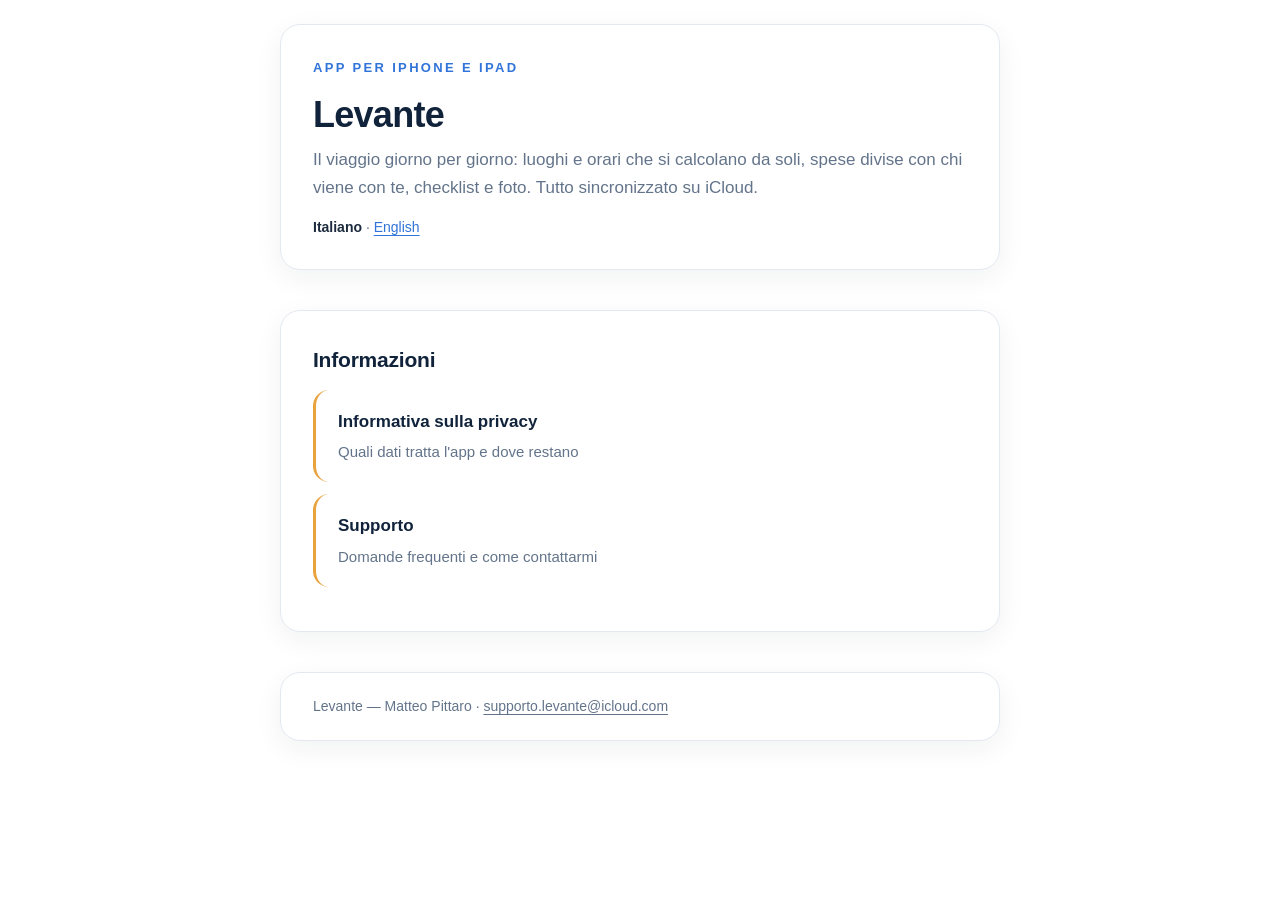
<file: index.html>
<!DOCTYPE html>
<html lang="it">
<head>
<meta charset="UTF-8">
<meta name="viewport" content="width=device-width, initial-scale=1">
<title>Levante</title>
<meta name="theme-color" content="#ffffff">
<link rel="icon" href="icona.png">
<link rel="apple-touch-icon" href="icona.png">
<link rel="stylesheet" href="stile.css">
</head>
<body>

<header class="vetro wrap">
  <div>
    <span class="app">App per iPhone e iPad</span>
    <h1>Levante</h1>
    <p>Il viaggio giorno per giorno: luoghi e orari che si calcolano da soli, spese divise con chi viene con te, checklist e foto. Tutto sincronizzato su iCloud.</p>
    <p class="lingue"><strong>Italiano</strong> · <a href="en/index.html">English</a></p>
  </div>
</header>

<main class="vetro wrap">

  <h2>Informazioni</h2>
  <ul class="link-elenco">
    <li>
      <a href="privacy.html">Informativa sulla privacy
        <span>Quali dati tratta l'app e dove restano</span>
      </a>
    </li>
    <li>
      <a href="supporto.html">Supporto
        <span>Domande frequenti e come contattarmi</span>
      </a>
    </li>
  </ul>

</main>

<footer class="vetro wrap">
  <p>Levante — Matteo Pittaro · <a href="mailto:supporto.levante@icloud.com">supporto.levante@icloud.com</a></p>
</footer>

</body>
</html>
</file>
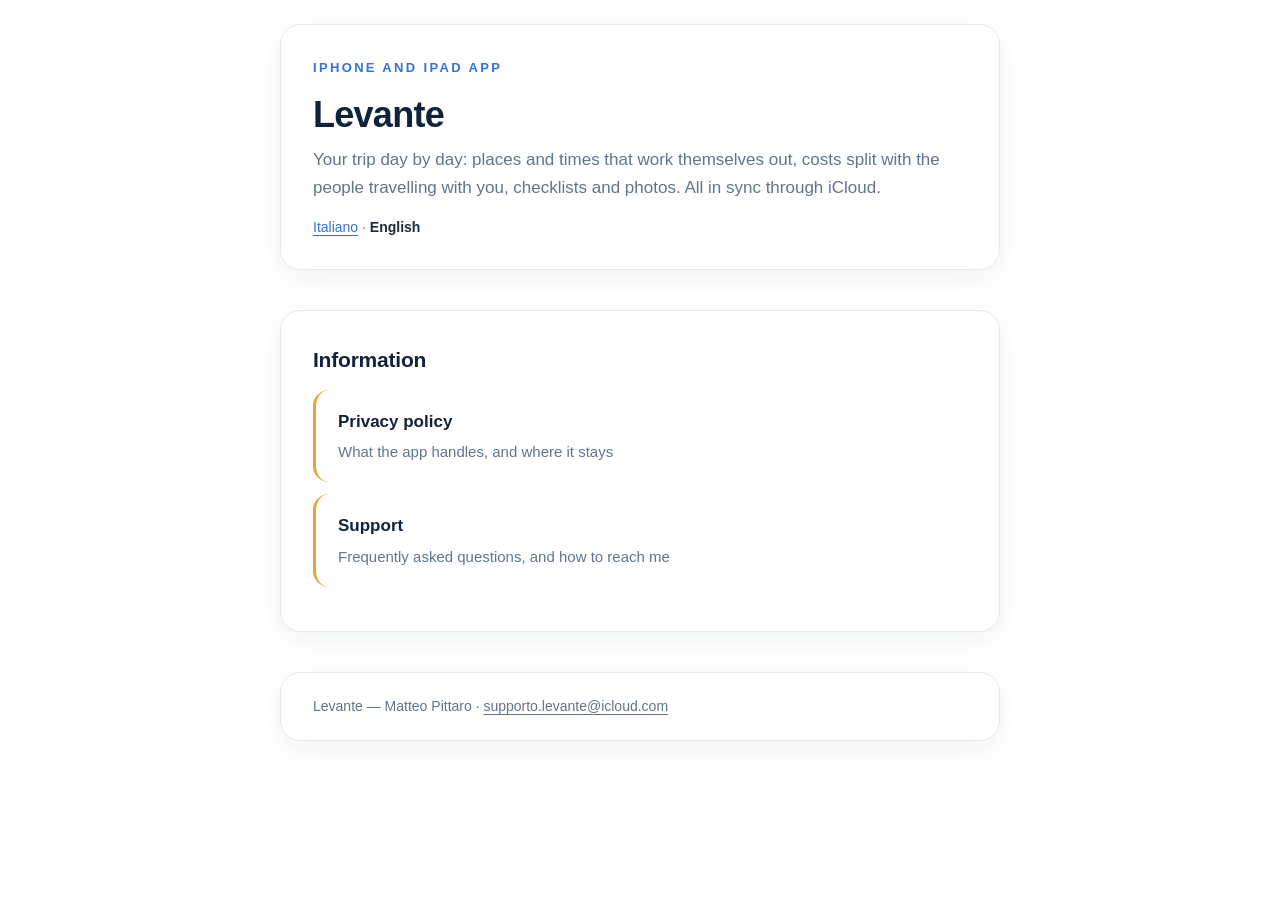
<file: en/index.html>
<!DOCTYPE html>
<html lang="en">
<head>
<meta charset="UTF-8">
<meta name="viewport" content="width=device-width, initial-scale=1">
<title>Levante</title>
<meta name="theme-color" content="#ffffff">
<link rel="icon" href="../icona.png">
<link rel="apple-touch-icon" href="../icona.png">
<link rel="stylesheet" href="../stile.css">
</head>
<body>

<header class="vetro wrap">
  <div>
    <span class="app">iPhone and iPad app</span>
    <h1>Levante</h1>
    <p>Your trip day by day: places and times that work themselves out, costs split with the people travelling with you, checklists and photos. All in sync through iCloud.</p>
    <p class="lingue"><a href="../index.html">Italiano</a> · <strong>English</strong></p>
  </div>
</header>

<main class="vetro wrap">
  <h2>Information</h2>
  <ul class="link-elenco">
    <li>
      <a href="privacy.html">Privacy policy
        <span>What the app handles, and where it stays</span>
      </a>
    </li>
    <li>
      <a href="support.html">Support
        <span>Frequently asked questions, and how to reach me</span>
      </a>
    </li>
  </ul>
</main>

<footer class="vetro wrap">
  <p>Levante — Matteo Pittaro · <a href="mailto:supporto.levante@icloud.com">supporto.levante@icloud.com</a></p>
</footer>

</body>
</html>
</file>
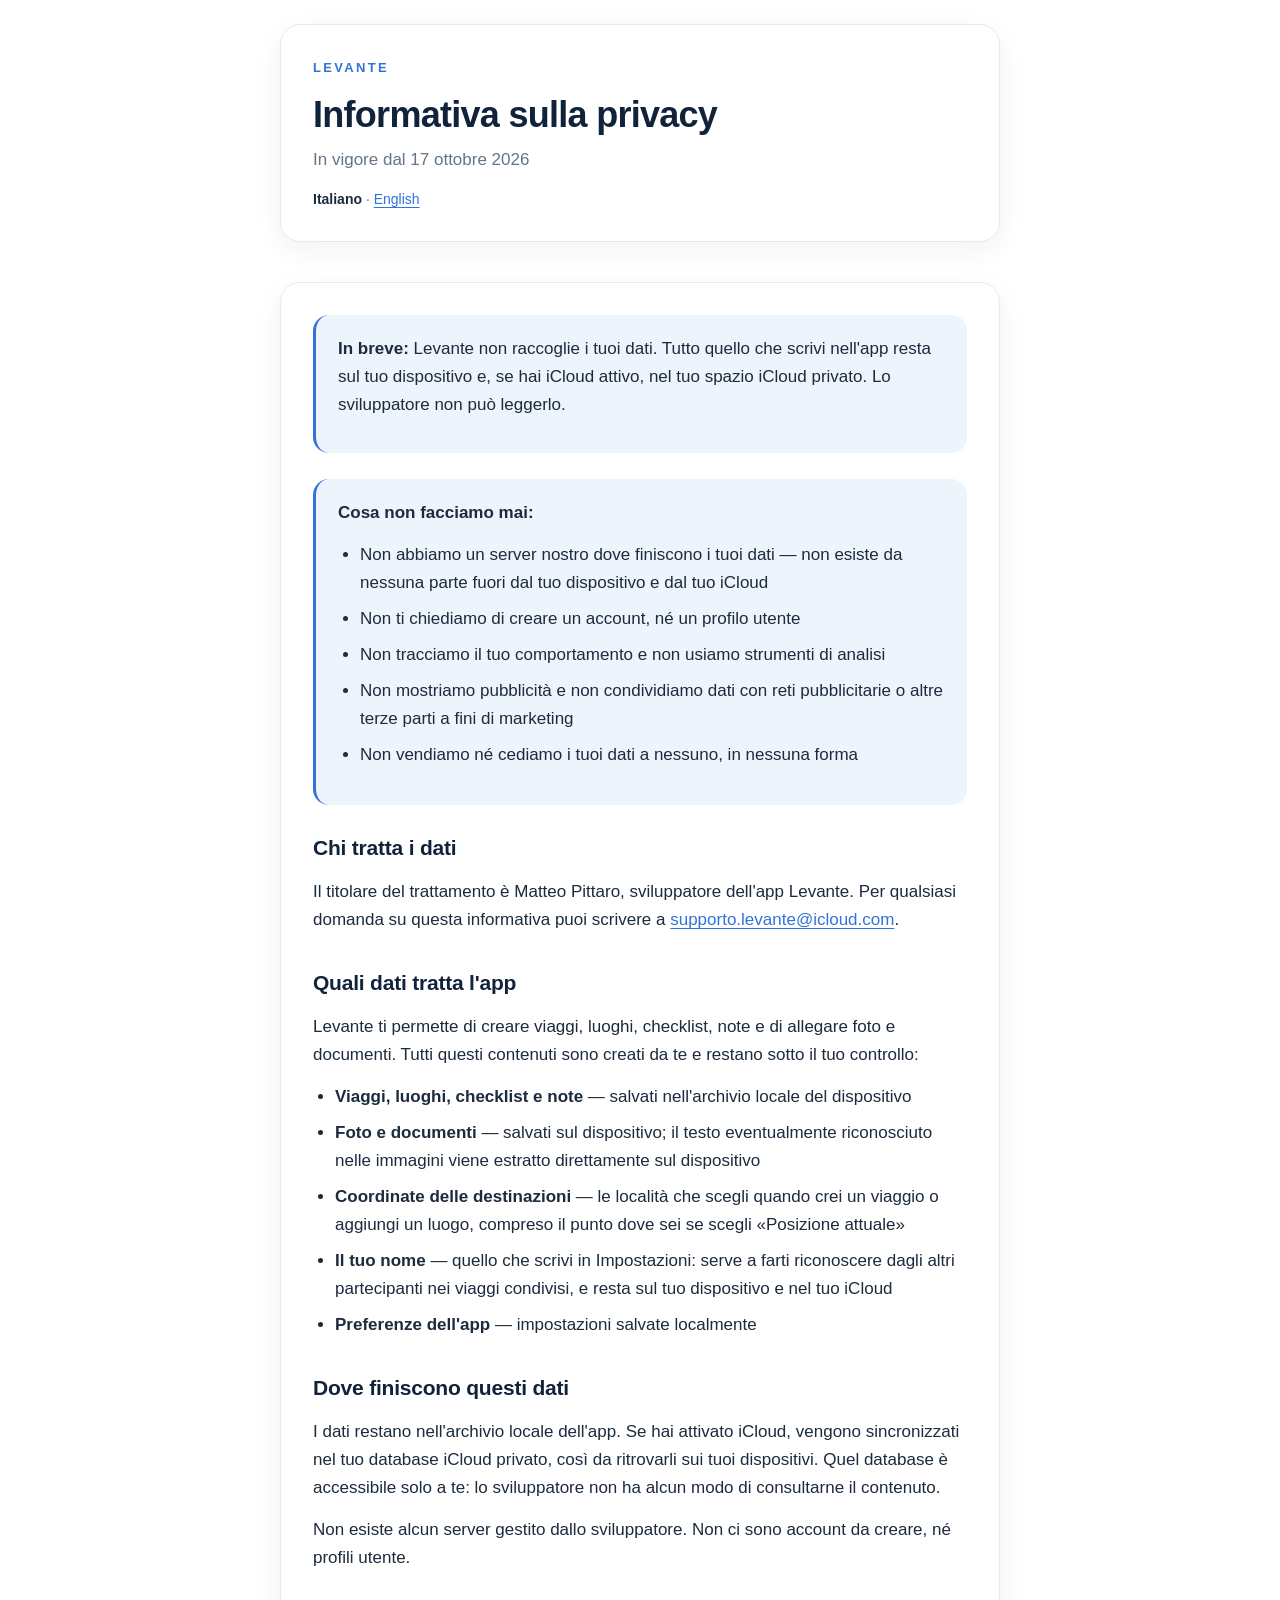
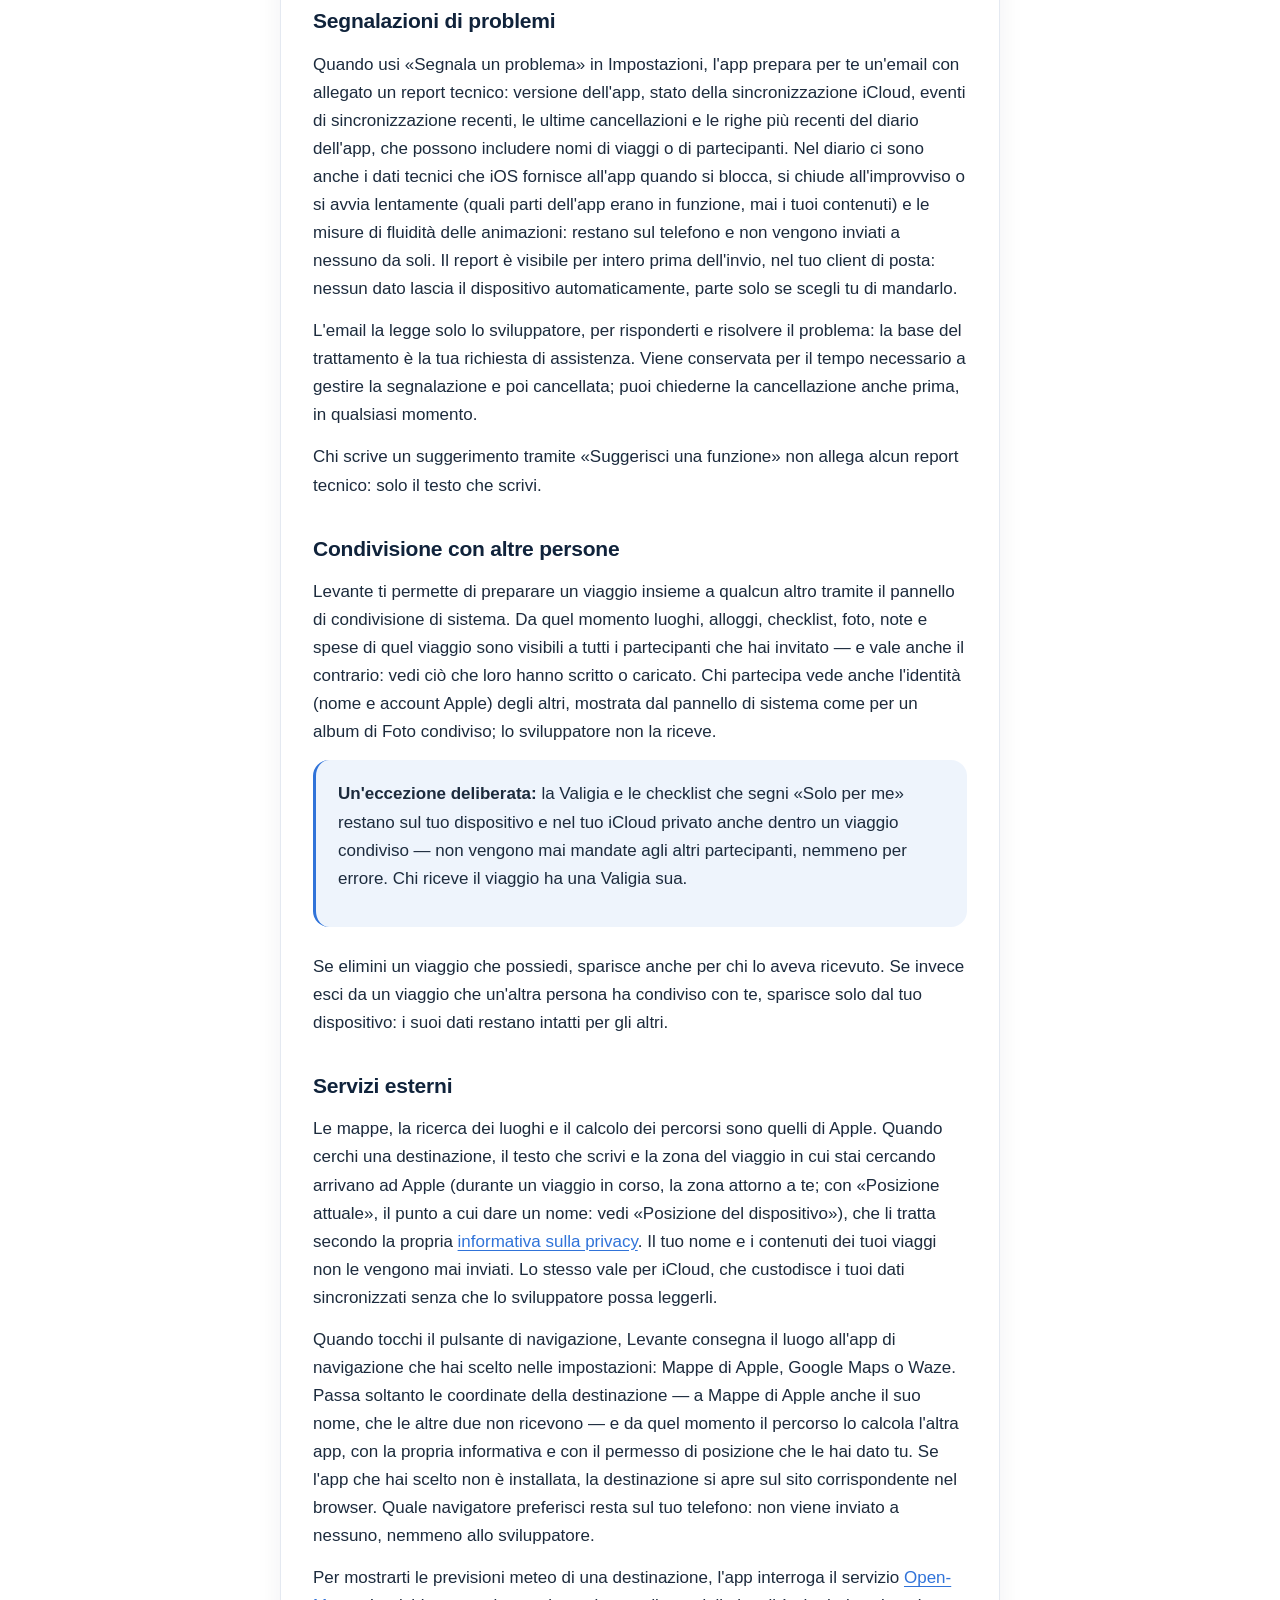
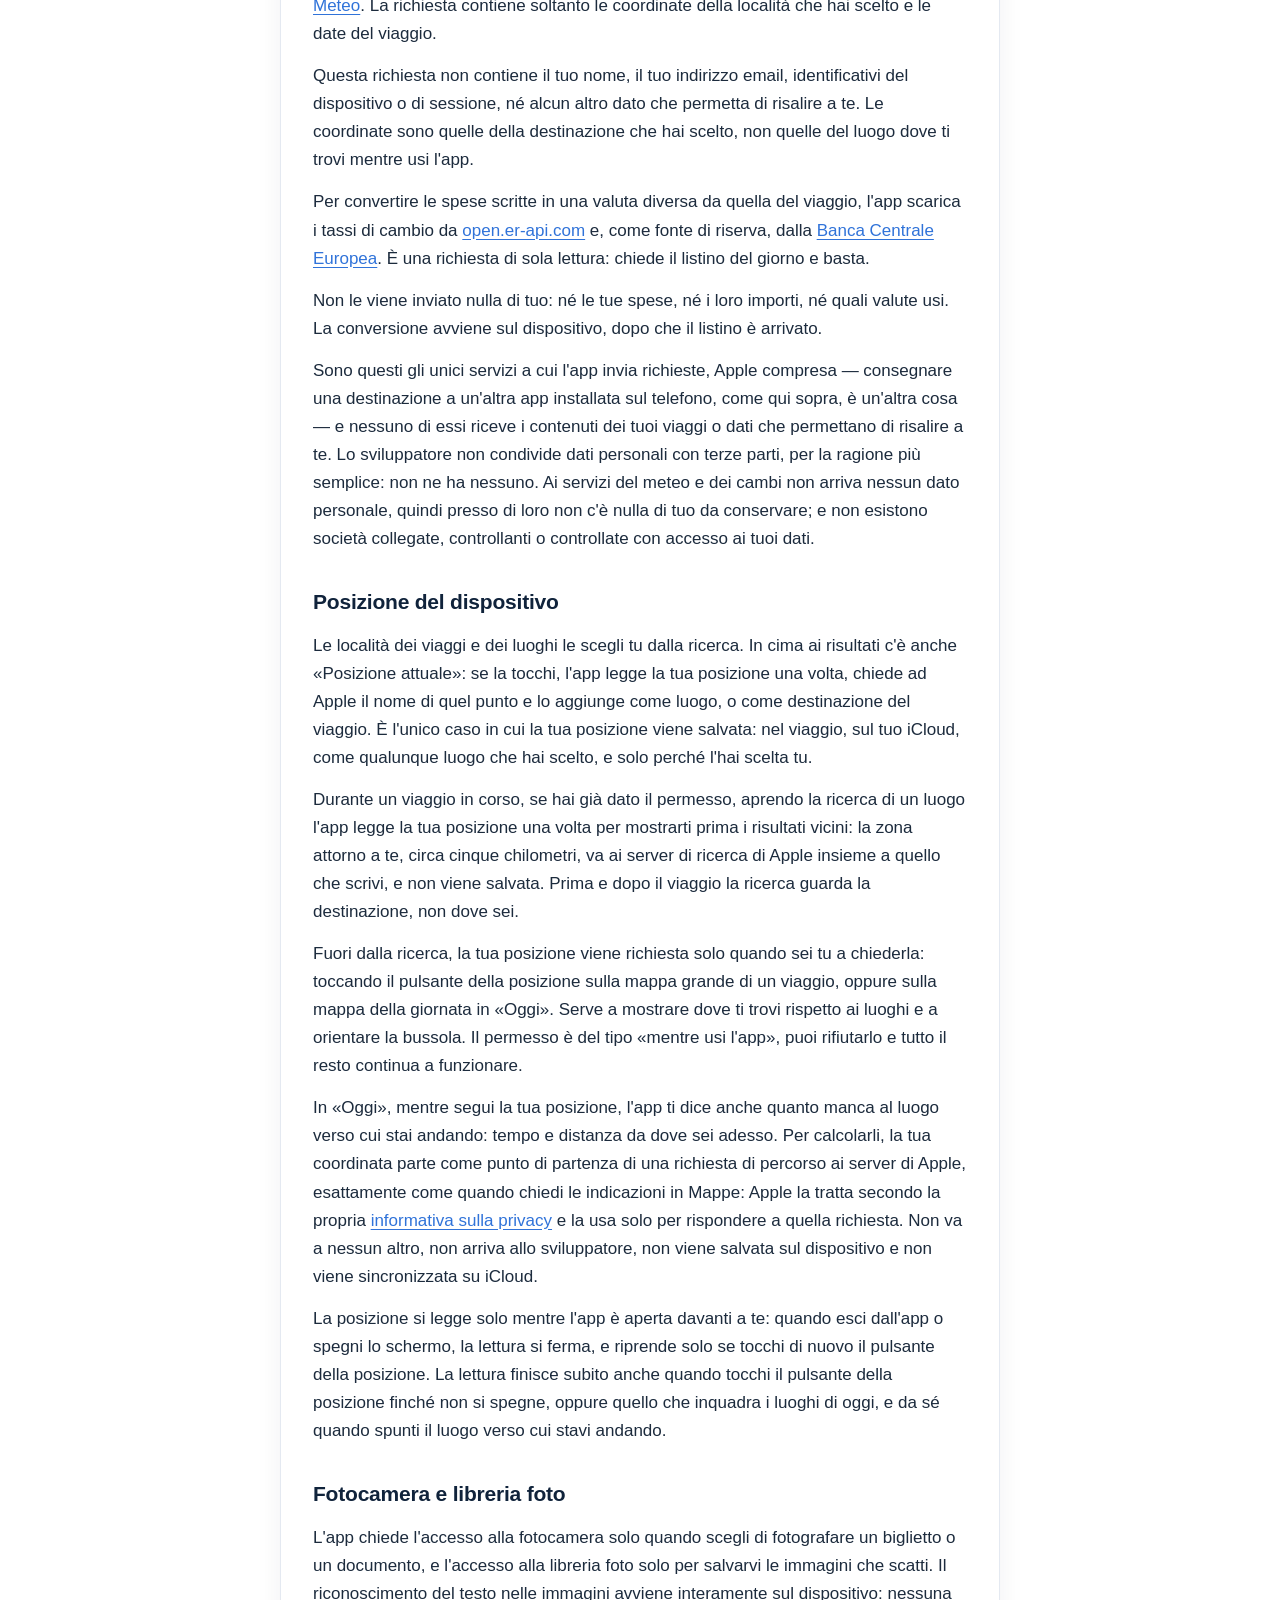
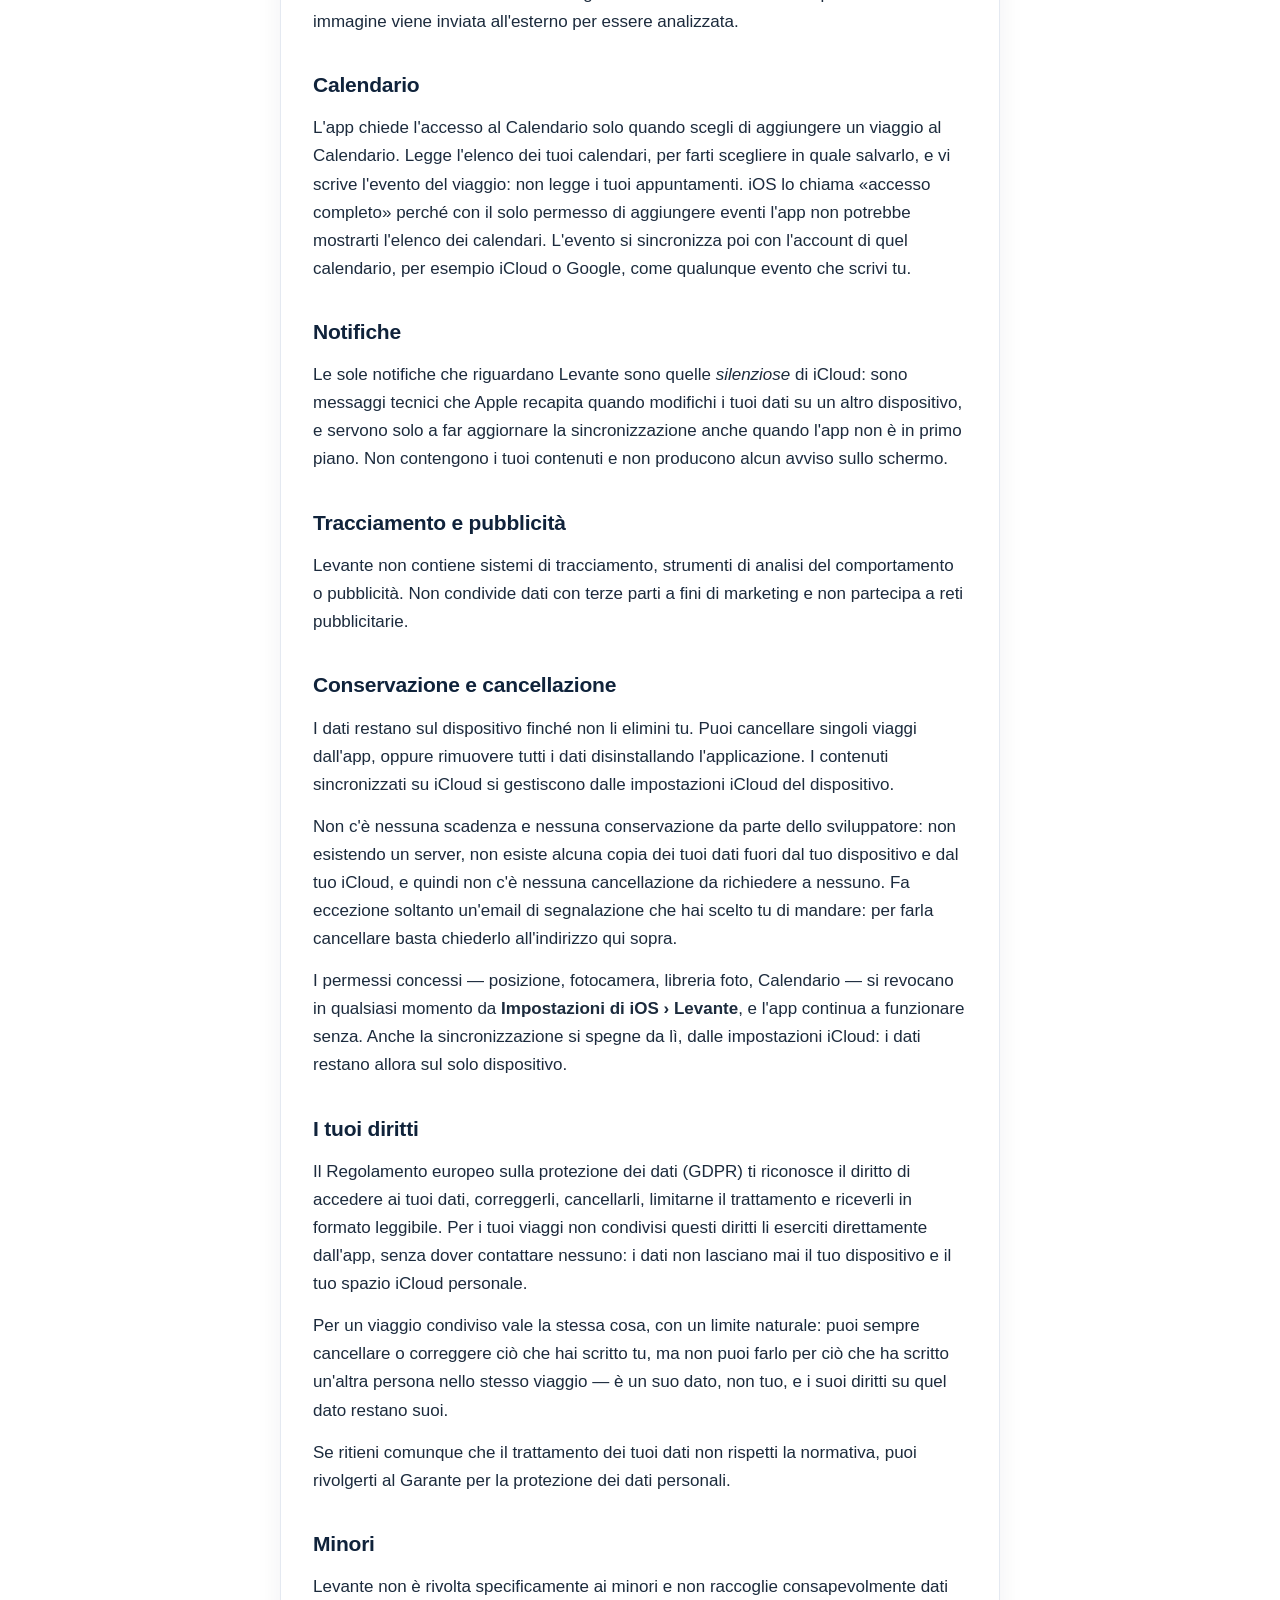
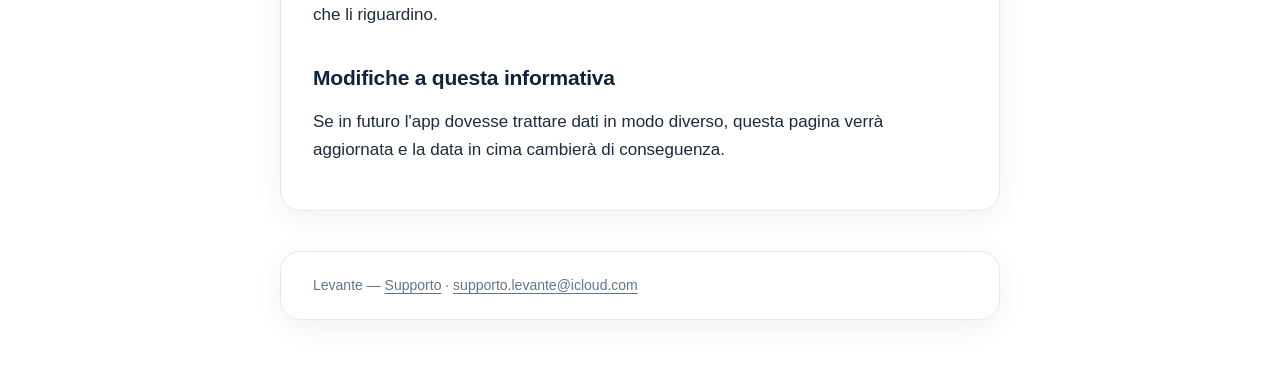
<file: privacy.html>
<!DOCTYPE html>
<html lang="it">
<head>
<meta charset="UTF-8">
<meta name="viewport" content="width=device-width, initial-scale=1">
<title>Informativa sulla privacy — Levante</title>
<meta name="theme-color" content="#ffffff">
<link rel="icon" href="icona.png">
<link rel="apple-touch-icon" href="icona.png">
<link rel="stylesheet" href="stile.css">
</head>
<body>

<header class="vetro wrap">
  <div>
    <span class="app">Levante</span>
    <h1>Informativa sulla privacy</h1>
    <p>In vigore dal 17 ottobre 2026</p>
    <p class="lingue"><strong>Italiano</strong> · <a href="en/privacy.html">English</a></p>
  </div>
</header>

<main class="vetro wrap">

  <div class="rilievo">
    <p><strong>In breve:</strong> Levante non raccoglie i tuoi dati. Tutto quello che scrivi nell'app resta sul tuo dispositivo e, se hai iCloud attivo, nel tuo spazio iCloud privato. Lo sviluppatore non può leggerlo.</p>
  </div>

  <div class="rilievo">
    <p><strong>Cosa non facciamo mai:</strong></p>
    <ul>
      <li>Non abbiamo un server nostro dove finiscono i tuoi dati — non esiste da nessuna parte fuori dal tuo dispositivo e dal tuo iCloud</li>
      <li>Non ti chiediamo di creare un account, né un profilo utente</li>
      <li>Non tracciamo il tuo comportamento e non usiamo strumenti di analisi</li>
      <li>Non mostriamo pubblicità e non condividiamo dati con reti pubblicitarie o altre terze parti a fini di marketing</li>
      <li>Non vendiamo né cediamo i tuoi dati a nessuno, in nessuna forma</li>
    </ul>
  </div>

  <h2>Chi tratta i dati</h2>
  <p>Il titolare del trattamento è Matteo Pittaro, sviluppatore dell'app Levante. Per qualsiasi domanda su questa informativa puoi scrivere a <a href="mailto:supporto.levante@icloud.com">supporto.levante@icloud.com</a>.</p>

  <h2>Quali dati tratta l'app</h2>
  <p>Levante ti permette di creare viaggi, luoghi, checklist, note e di allegare foto e documenti. Tutti questi contenuti sono creati da te e restano sotto il tuo controllo:</p>
  <ul>
    <li><strong>Viaggi, luoghi, checklist e note</strong> — salvati nell'archivio locale del dispositivo</li>
    <li><strong>Foto e documenti</strong> — salvati sul dispositivo; il testo eventualmente riconosciuto nelle immagini viene estratto direttamente sul dispositivo</li>
    <li><strong>Coordinate delle destinazioni</strong> — le località che scegli quando crei un viaggio o aggiungi un luogo, compreso il punto dove sei se scegli «Posizione attuale»</li>
    <li><strong>Il tuo nome</strong> — quello che scrivi in Impostazioni: serve a farti riconoscere dagli altri partecipanti nei viaggi condivisi, e resta sul tuo dispositivo e nel tuo iCloud</li>
    <li><strong>Preferenze dell'app</strong> — impostazioni salvate localmente</li>
  </ul>

  <h2>Dove finiscono questi dati</h2>
  <p>I dati restano nell'archivio locale dell'app. Se hai attivato iCloud, vengono sincronizzati nel tuo database iCloud privato, così da ritrovarli sui tuoi dispositivi. Quel database è accessibile solo a te: lo sviluppatore non ha alcun modo di consultarne il contenuto.</p>
  <p>Non esiste alcun server gestito dallo sviluppatore. Non ci sono account da creare, né profili utente.</p>

  <h2>Segnalazioni di problemi</h2>
  <p>Quando usi «Segnala un problema» in Impostazioni, l'app prepara per te un'email con allegato un report tecnico: versione dell'app, stato della sincronizzazione iCloud, eventi di sincronizzazione recenti, le ultime cancellazioni e le righe più recenti del diario dell'app, che possono includere nomi di viaggi o di partecipanti. Nel diario ci sono anche i dati tecnici che iOS fornisce all'app quando si blocca, si chiude all'improvviso o si avvia lentamente (quali parti dell'app erano in funzione, mai i tuoi contenuti) e le misure di fluidità delle animazioni: restano sul telefono e non vengono inviati a nessuno da soli. Il report è visibile per intero prima dell'invio, nel tuo client di posta: nessun dato lascia il dispositivo automaticamente, parte solo se scegli tu di mandarlo.</p>
  <p>L'email la legge solo lo sviluppatore, per risponderti e risolvere il problema: la base del trattamento è la tua richiesta di assistenza. Viene conservata per il tempo necessario a gestire la segnalazione e poi cancellata; puoi chiederne la cancellazione anche prima, in qualsiasi momento.</p>
  <p>Chi scrive un suggerimento tramite «Suggerisci una funzione» non allega alcun report tecnico: solo il testo che scrivi.</p>

  <h2>Condivisione con altre persone</h2>
  <p>Levante ti permette di preparare un viaggio insieme a qualcun altro tramite il pannello di condivisione di sistema. Da quel momento luoghi, alloggi, checklist, foto, note e spese di quel viaggio sono visibili a tutti i partecipanti che hai invitato — e vale anche il contrario: vedi ciò che loro hanno scritto o caricato. Chi partecipa vede anche l'identità (nome e account Apple) degli altri, mostrata dal pannello di sistema come per un album di Foto condiviso; lo sviluppatore non la riceve.</p>

  <div class="rilievo">
    <p><strong>Un'eccezione deliberata:</strong> la Valigia e le checklist che segni «Solo per me» restano sul tuo dispositivo e nel tuo iCloud privato anche dentro un viaggio condiviso — non vengono mai mandate agli altri partecipanti, nemmeno per errore. Chi riceve il viaggio ha una Valigia sua.</p>
  </div>

  <p>Se elimini un viaggio che possiedi, sparisce anche per chi lo aveva ricevuto. Se invece esci da un viaggio che un'altra persona ha condiviso con te, sparisce solo dal tuo dispositivo: i suoi dati restano intatti per gli altri.</p>

  <h2>Servizi esterni</h2>
  <p>Le mappe, la ricerca dei luoghi e il calcolo dei percorsi sono quelli di Apple. Quando cerchi una destinazione, il testo che scrivi e la zona del viaggio in cui stai cercando arrivano ad Apple (durante un viaggio in corso, la zona attorno a te; con «Posizione attuale», il punto a cui dare un nome: vedi «Posizione del dispositivo»), che li tratta secondo la propria <a href="https://www.apple.com/legal/privacy/" rel="noopener">informativa sulla privacy</a>. Il tuo nome e i contenuti dei tuoi viaggi non le vengono mai inviati. Lo stesso vale per iCloud, che custodisce i tuoi dati sincronizzati senza che lo sviluppatore possa leggerli.</p>

  <p>Quando tocchi il pulsante di navigazione, Levante consegna il luogo all'app di navigazione che hai scelto nelle impostazioni: Mappe di Apple, Google Maps o Waze. Passa soltanto le coordinate della destinazione — a Mappe di Apple anche il suo nome, che le altre due non ricevono — e da quel momento il percorso lo calcola l'altra app, con la propria informativa e con il permesso di posizione che le hai dato tu. Se l'app che hai scelto non è installata, la destinazione si apre sul sito corrispondente nel browser. Quale navigatore preferisci resta sul tuo telefono: non viene inviato a nessuno, nemmeno allo sviluppatore.</p>

  <p>Per mostrarti le previsioni meteo di una destinazione, l'app interroga il servizio <a href="https://open-meteo.com/" rel="noopener">Open-Meteo</a>. La richiesta contiene soltanto le coordinate della località che hai scelto e le date del viaggio.</p>
  <p>Questa richiesta non contiene il tuo nome, il tuo indirizzo email, identificativi del dispositivo o di sessione, né alcun altro dato che permetta di risalire a te. Le coordinate sono quelle della destinazione che hai scelto, non quelle del luogo dove ti trovi mentre usi l'app.</p>

  <p>Per convertire le spese scritte in una valuta diversa da quella del viaggio, l'app scarica i tassi di cambio da <a href="https://www.exchangerate-api.com/" rel="noopener">open.er-api.com</a> e, come fonte di riserva, dalla <a href="https://www.ecb.europa.eu/" rel="noopener">Banca Centrale Europea</a>. È una richiesta di sola lettura: chiede il listino del giorno e basta.</p>
  <p>Non le viene inviato nulla di tuo: né le tue spese, né i loro importi, né quali valute usi. La conversione avviene sul dispositivo, dopo che il listino è arrivato.</p>

  <p>Sono questi gli unici servizi a cui l'app invia richieste, Apple compresa — consegnare una destinazione a un'altra app installata sul telefono, come qui sopra, è un'altra cosa — e nessuno di essi riceve i contenuti dei tuoi viaggi o dati che permettano di risalire a te. Lo sviluppatore non condivide dati personali con terze parti, per la ragione più semplice: non ne ha nessuno. Ai servizi del meteo e dei cambi non arriva nessun dato personale, quindi presso di loro non c'è nulla di tuo da conservare; e non esistono società collegate, controllanti o controllate con accesso ai tuoi dati.</p>

  <h2>Posizione del dispositivo</h2>
  <p>Le località dei viaggi e dei luoghi le scegli tu dalla ricerca. In cima ai risultati c'è anche «Posizione attuale»: se la tocchi, l'app legge la tua posizione una volta, chiede ad Apple il nome di quel punto e lo aggiunge come luogo, o come destinazione del viaggio. È l'unico caso in cui la tua posizione viene salvata: nel viaggio, sul tuo iCloud, come qualunque luogo che hai scelto, e solo perché l'hai scelta tu.</p>
  <p>Durante un viaggio in corso, se hai già dato il permesso, aprendo la ricerca di un luogo l'app legge la tua posizione una volta per mostrarti prima i risultati vicini: la zona attorno a te, circa cinque chilometri, va ai server di ricerca di Apple insieme a quello che scrivi, e non viene salvata. Prima e dopo il viaggio la ricerca guarda la destinazione, non dove sei.</p>
  <p>Fuori dalla ricerca, la tua posizione viene richiesta solo quando sei tu a chiederla: toccando il pulsante della posizione sulla mappa grande di un viaggio, oppure sulla mappa della giornata in «Oggi». Serve a mostrare dove ti trovi rispetto ai luoghi e a orientare la bussola. Il permesso è del tipo «mentre usi l'app», puoi rifiutarlo e tutto il resto continua a funzionare.</p>
  <p>In «Oggi», mentre segui la tua posizione, l'app ti dice anche quanto manca al luogo verso cui stai andando: tempo e distanza da dove sei adesso. Per calcolarli, la tua coordinata parte come punto di partenza di una richiesta di percorso ai server di Apple, esattamente come quando chiedi le indicazioni in Mappe: Apple la tratta secondo la propria <a href="https://www.apple.com/legal/privacy/" rel="noopener">informativa sulla privacy</a> e la usa solo per rispondere a quella richiesta. Non va a nessun altro, non arriva allo sviluppatore, non viene salvata sul dispositivo e non viene sincronizzata su iCloud.</p>
  <p>La posizione si legge solo mentre l'app è aperta davanti a te: quando esci dall'app o spegni lo schermo, la lettura si ferma, e riprende solo se tocchi di nuovo il pulsante della posizione. La lettura finisce subito anche quando tocchi il pulsante della posizione finché non si spegne, oppure quello che inquadra i luoghi di oggi, e da sé quando spunti il luogo verso cui stavi andando.</p>

  <h2>Fotocamera e libreria foto</h2>
  <p>L'app chiede l'accesso alla fotocamera solo quando scegli di fotografare un biglietto o un documento, e l'accesso alla libreria foto solo per salvarvi le immagini che scatti. Il riconoscimento del testo nelle immagini avviene interamente sul dispositivo: nessuna immagine viene inviata all'esterno per essere analizzata.</p>

  <h2>Calendario</h2>
  <p>L'app chiede l'accesso al Calendario solo quando scegli di aggiungere un viaggio al Calendario. Legge l'elenco dei tuoi calendari, per farti scegliere in quale salvarlo, e vi scrive l'evento del viaggio: non legge i tuoi appuntamenti. iOS lo chiama «accesso completo» perché con il solo permesso di aggiungere eventi l'app non potrebbe mostrarti l'elenco dei calendari. L'evento si sincronizza poi con l'account di quel calendario, per esempio iCloud o Google, come qualunque evento che scrivi tu.</p>

  <h2>Notifiche</h2>
  <p>Le sole notifiche che riguardano Levante sono quelle <em>silenziose</em> di iCloud: sono messaggi tecnici che Apple recapita quando modifichi i tuoi dati su un altro dispositivo, e servono solo a far aggiornare la sincronizzazione anche quando l'app non è in primo piano. Non contengono i tuoi contenuti e non producono alcun avviso sullo schermo.</p>

  <h2>Tracciamento e pubblicità</h2>
  <p>Levante non contiene sistemi di tracciamento, strumenti di analisi del comportamento o pubblicità. Non condivide dati con terze parti a fini di marketing e non partecipa a reti pubblicitarie.</p>

  <h2>Conservazione e cancellazione</h2>
  <p>I dati restano sul dispositivo finché non li elimini tu. Puoi cancellare singoli viaggi dall'app, oppure rimuovere tutti i dati disinstallando l'applicazione. I contenuti sincronizzati su iCloud si gestiscono dalle impostazioni iCloud del dispositivo.</p>
  <p>Non c'è nessuna scadenza e nessuna conservazione da parte dello sviluppatore: non esistendo un server, non esiste alcuna copia dei tuoi dati fuori dal tuo dispositivo e dal tuo iCloud, e quindi non c'è nessuna cancellazione da richiedere a nessuno. Fa eccezione soltanto un'email di segnalazione che hai scelto tu di mandare: per farla cancellare basta chiederlo all'indirizzo qui sopra.</p>
  <p>I permessi concessi — posizione, fotocamera, libreria foto, Calendario — si revocano in qualsiasi momento da <strong>Impostazioni di iOS › Levante</strong>, e l'app continua a funzionare senza. Anche la sincronizzazione si spegne da lì, dalle impostazioni iCloud: i dati restano allora sul solo dispositivo.</p>

  <h2>I tuoi diritti</h2>
  <p>Il Regolamento europeo sulla protezione dei dati (GDPR) ti riconosce il diritto di accedere ai tuoi dati, correggerli, cancellarli, limitarne il trattamento e riceverli in formato leggibile. Per i tuoi viaggi non condivisi questi diritti li eserciti direttamente dall'app, senza dover contattare nessuno: i dati non lasciano mai il tuo dispositivo e il tuo spazio iCloud personale.</p>
  <p>Per un viaggio condiviso vale la stessa cosa, con un limite naturale: puoi sempre cancellare o correggere ciò che hai scritto tu, ma non puoi farlo per ciò che ha scritto un'altra persona nello stesso viaggio — è un suo dato, non tuo, e i suoi diritti su quel dato restano suoi.</p>
  <p>Se ritieni comunque che il trattamento dei tuoi dati non rispetti la normativa, puoi rivolgerti al Garante per la protezione dei dati personali.</p>

  <h2>Minori</h2>
  <p>Levante non è rivolta specificamente ai minori e non raccoglie consapevolmente dati che li riguardino.</p>

  <h2>Modifiche a questa informativa</h2>
  <p>Se in futuro l'app dovesse trattare dati in modo diverso, questa pagina verrà aggiornata e la data in cima cambierà di conseguenza.</p>

</main>

<footer class="vetro wrap">
  <p>Levante — <a href="supporto.html">Supporto</a> · <a href="mailto:supporto.levante@icloud.com">supporto.levante@icloud.com</a></p>
</footer>

</body>
</html>
</file>
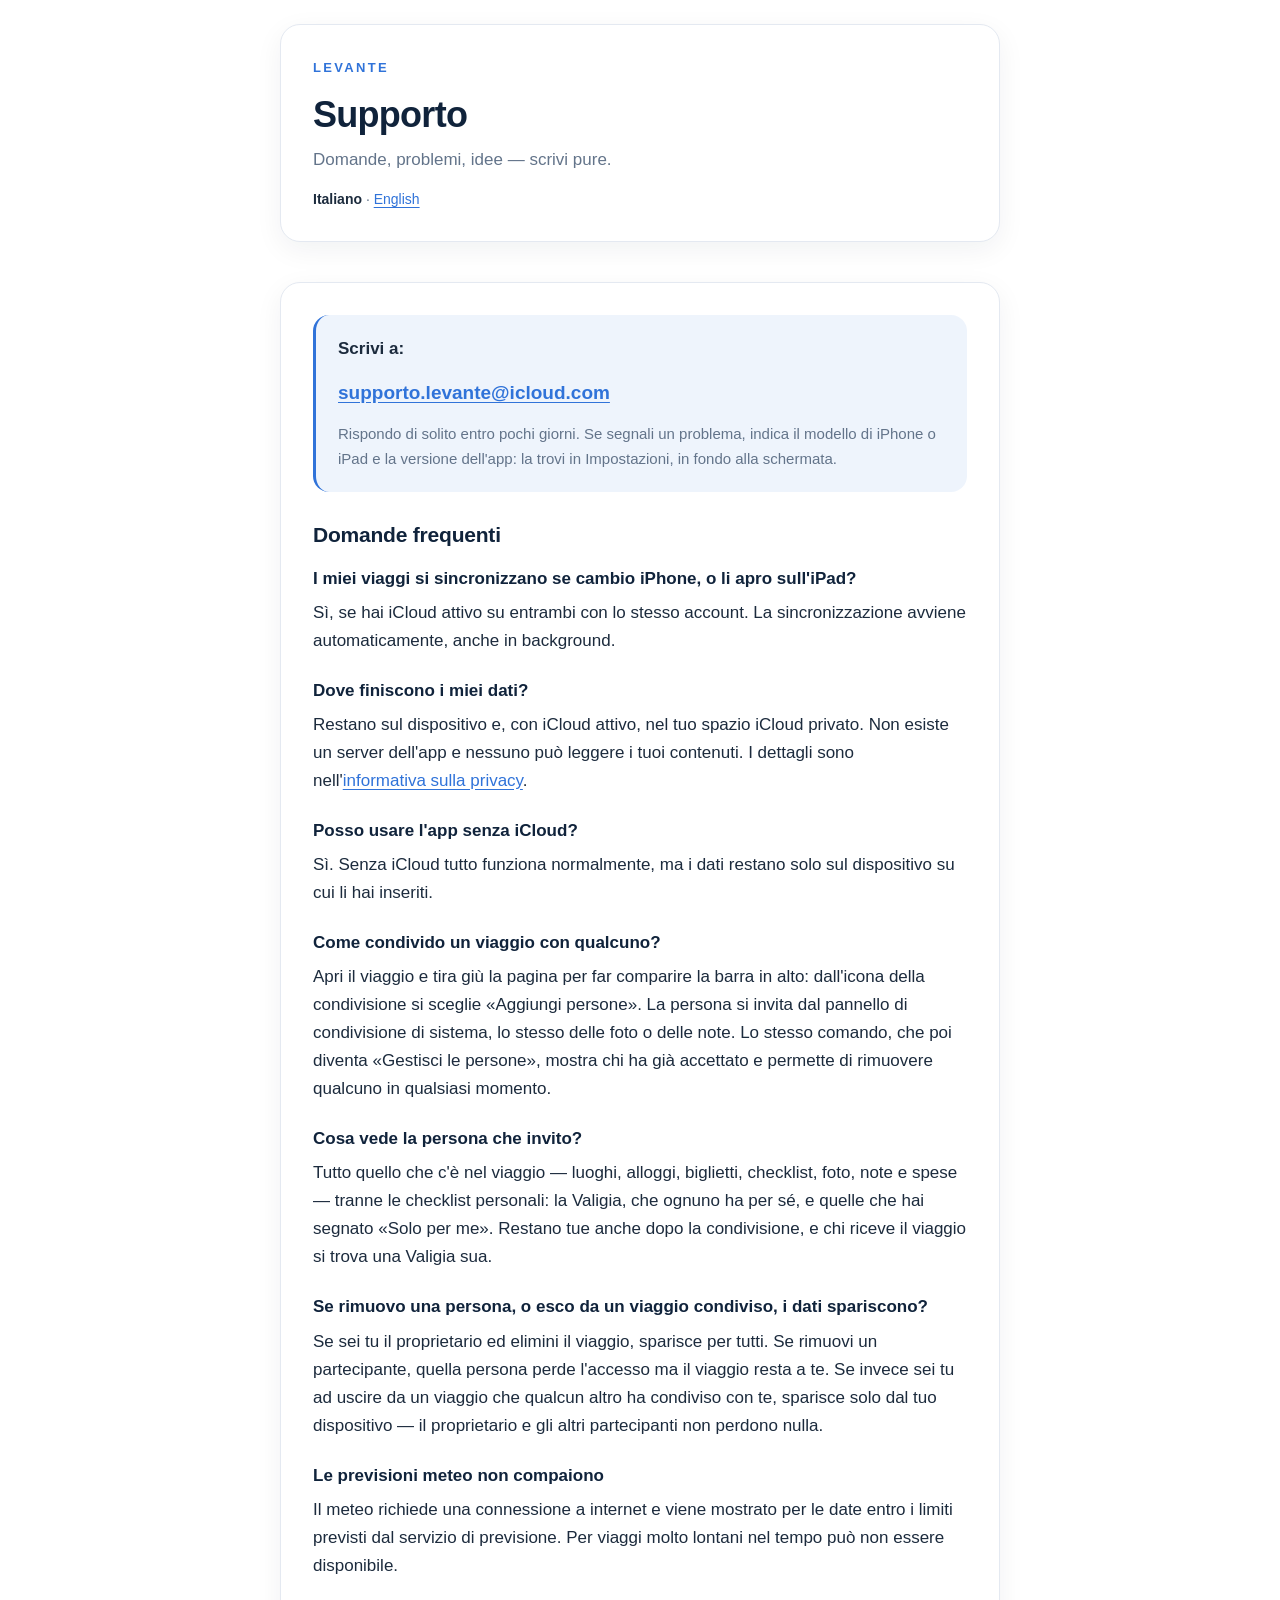
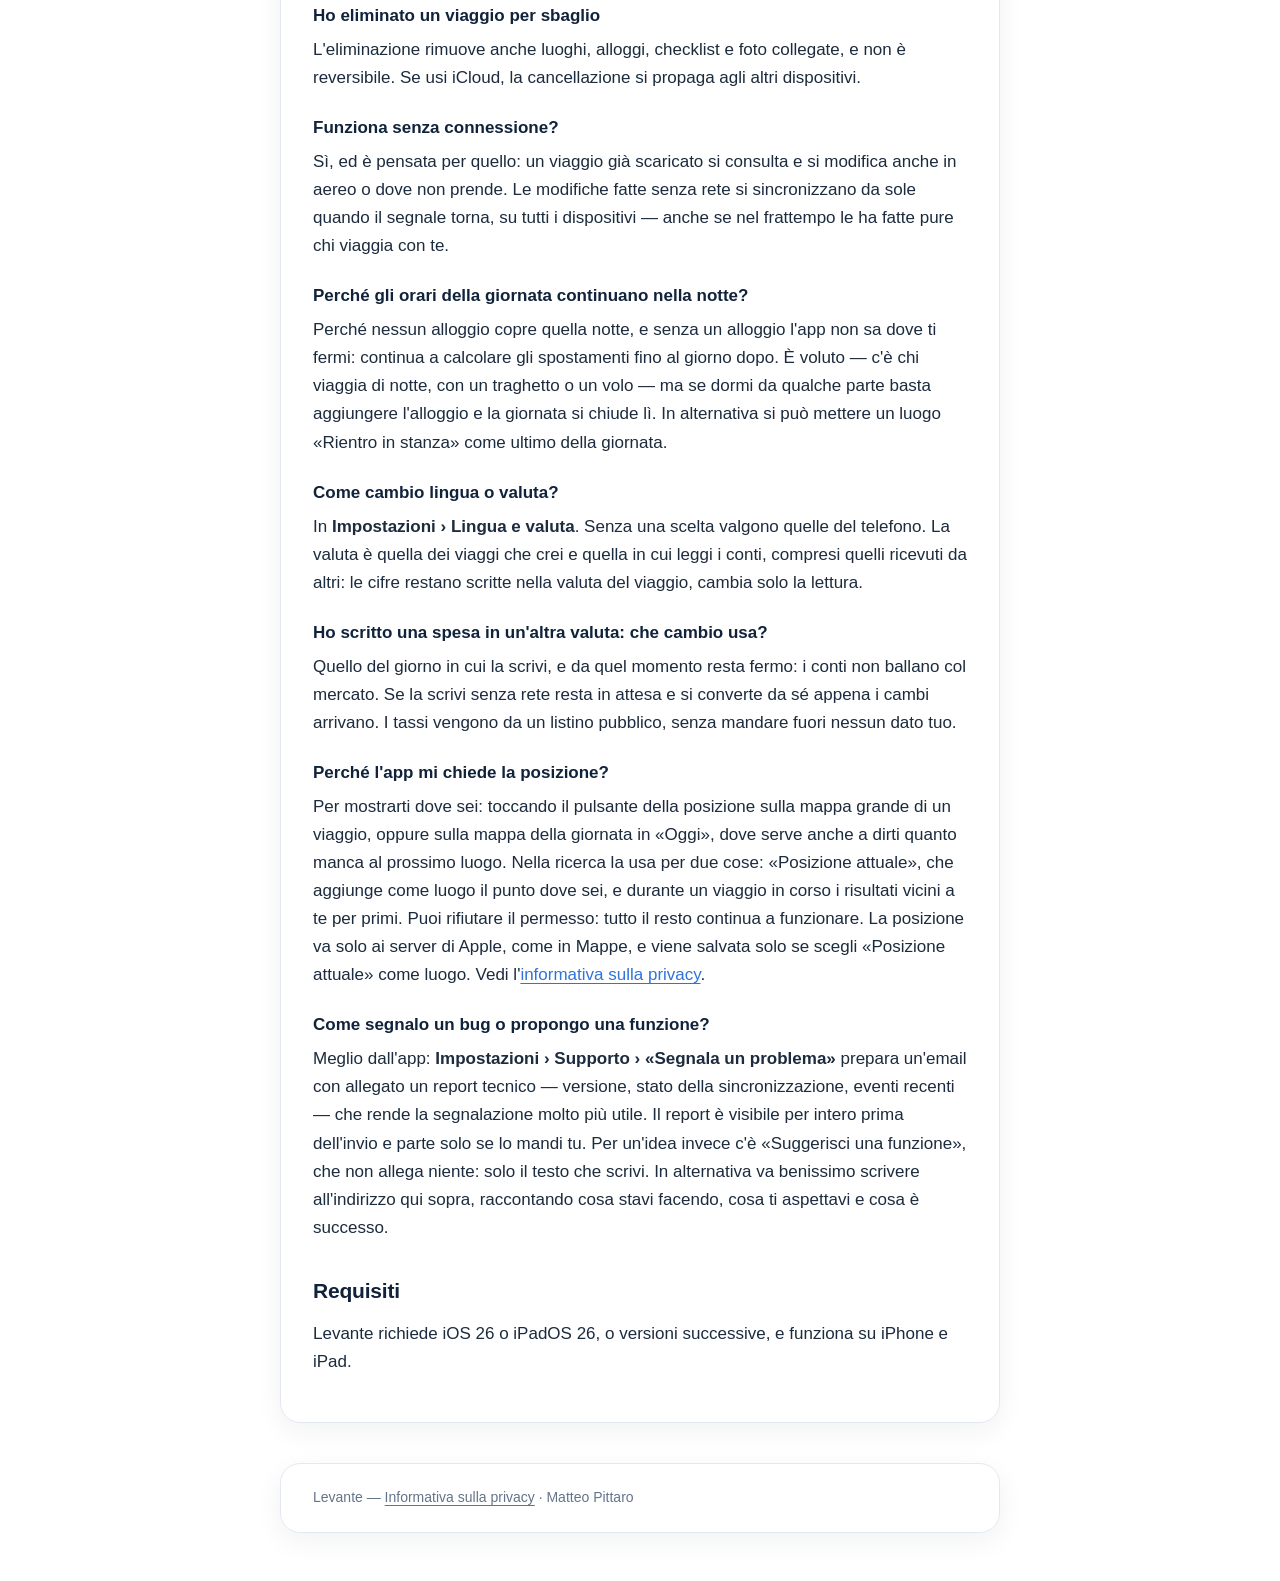
<file: supporto.html>
<!DOCTYPE html>
<html lang="it">
<head>
<meta charset="UTF-8">
<meta name="viewport" content="width=device-width, initial-scale=1">
<title>Supporto — Levante</title>
<meta name="theme-color" content="#ffffff">
<link rel="icon" href="icona.png">
<link rel="apple-touch-icon" href="icona.png">
<link rel="stylesheet" href="stile.css">
</head>
<body>

<header class="vetro wrap">
  <div>
    <span class="app">Levante</span>
    <h1>Supporto</h1>
    <p>Domande, problemi, idee — scrivi pure.</p>
    <p class="lingue"><strong>Italiano</strong> · <a href="en/support.html">English</a></p>
  </div>
</header>

<main class="vetro wrap">

  <div class="contatto">
    <p><strong>Scrivi a:</strong></p>
    <p><a class="mail" href="mailto:supporto.levante@icloud.com">supporto.levante@icloud.com</a></p>
    <p style="color:var(--tenue); font-size:15px;">Rispondo di solito entro pochi giorni. Se segnali un problema, indica il modello di iPhone o iPad e la versione dell'app: la trovi in Impostazioni, in fondo alla schermata.</p>
  </div>

  <h2>Domande frequenti</h2>

  <div class="faq">
    <h3>I miei viaggi si sincronizzano se cambio iPhone, o li apro sull'iPad?</h3>
    <p>Sì, se hai iCloud attivo su entrambi con lo stesso account. La sincronizzazione avviene automaticamente, anche in background.</p>

    <h3>Dove finiscono i miei dati?</h3>
    <p>Restano sul dispositivo e, con iCloud attivo, nel tuo spazio iCloud privato. Non esiste un server dell'app e nessuno può leggere i tuoi contenuti. I dettagli sono nell'<a href="privacy.html">informativa sulla privacy</a>.</p>

    <h3>Posso usare l'app senza iCloud?</h3>
    <p>Sì. Senza iCloud tutto funziona normalmente, ma i dati restano solo sul dispositivo su cui li hai inseriti.</p>

    <h3>Come condivido un viaggio con qualcuno?</h3>
    <p>Apri il viaggio e tira giù la pagina per far comparire la barra in alto: dall'icona della condivisione si sceglie «Aggiungi persone». La persona si invita dal pannello di condivisione di sistema, lo stesso delle foto o delle note. Lo stesso comando, che poi diventa «Gestisci le persone», mostra chi ha già accettato e permette di rimuovere qualcuno in qualsiasi momento.</p>

    <h3>Cosa vede la persona che invito?</h3>
    <p>Tutto quello che c'è nel viaggio — luoghi, alloggi, biglietti, checklist, foto, note e spese — tranne le checklist personali: la Valigia, che ognuno ha per sé, e quelle che hai segnato «Solo per me». Restano tue anche dopo la condivisione, e chi riceve il viaggio si trova una Valigia sua.</p>

    <h3>Se rimuovo una persona, o esco da un viaggio condiviso, i dati spariscono?</h3>
    <p>Se sei tu il proprietario ed elimini il viaggio, sparisce per tutti. Se rimuovi un partecipante, quella persona perde l'accesso ma il viaggio resta a te. Se invece sei tu ad uscire da un viaggio che qualcun altro ha condiviso con te, sparisce solo dal tuo dispositivo — il proprietario e gli altri partecipanti non perdono nulla.</p>

    <h3>Le previsioni meteo non compaiono</h3>
    <p>Il meteo richiede una connessione a internet e viene mostrato per le date entro i limiti previsti dal servizio di previsione. Per viaggi molto lontani nel tempo può non essere disponibile.</p>

    <h3>Ho eliminato un viaggio per sbaglio</h3>
    <p>L'eliminazione rimuove anche luoghi, alloggi, checklist e foto collegate, e non è reversibile. Se usi iCloud, la cancellazione si propaga agli altri dispositivi.</p>

    <h3>Funziona senza connessione?</h3>
    <p>Sì, ed è pensata per quello: un viaggio già scaricato si consulta e si modifica anche in aereo o dove non prende. Le modifiche fatte senza rete si sincronizzano da sole quando il segnale torna, su tutti i dispositivi — anche se nel frattempo le ha fatte pure chi viaggia con te.</p>

    <h3>Perché gli orari della giornata continuano nella notte?</h3>
    <p>Perché nessun alloggio copre quella notte, e senza un alloggio l'app non sa dove ti fermi: continua a calcolare gli spostamenti fino al giorno dopo. È voluto — c'è chi viaggia di notte, con un traghetto o un volo — ma se dormi da qualche parte basta aggiungere l'alloggio e la giornata si chiude lì. In alternativa si può mettere un luogo «Rientro in stanza» come ultimo della giornata.</p>

    <h3>Come cambio lingua o valuta?</h3>
    <p>In <strong>Impostazioni › Lingua e valuta</strong>. Senza una scelta valgono quelle del telefono. La valuta è quella dei viaggi che crei e quella in cui leggi i conti, compresi quelli ricevuti da altri: le cifre restano scritte nella valuta del viaggio, cambia solo la lettura.</p>

    <h3>Ho scritto una spesa in un'altra valuta: che cambio usa?</h3>
    <p>Quello del giorno in cui la scrivi, e da quel momento resta fermo: i conti non ballano col mercato. Se la scrivi senza rete resta in attesa e si converte da sé appena i cambi arrivano. I tassi vengono da un listino pubblico, senza mandare fuori nessun dato tuo.</p>

    <h3>Perché l'app mi chiede la posizione?</h3>
    <p>Per mostrarti dove sei: toccando il pulsante della posizione sulla mappa grande di un viaggio, oppure sulla mappa della giornata in «Oggi», dove serve anche a dirti quanto manca al prossimo luogo. Nella ricerca la usa per due cose: «Posizione attuale», che aggiunge come luogo il punto dove sei, e durante un viaggio in corso i risultati vicini a te per primi. Puoi rifiutare il permesso: tutto il resto continua a funzionare. La posizione va solo ai server di Apple, come in Mappe, e viene salvata solo se scegli «Posizione attuale» come luogo. Vedi l'<a href="privacy.html">informativa sulla privacy</a>.</p>

    <h3>Come segnalo un bug o propongo una funzione?</h3>
    <p>Meglio dall'app: <strong>Impostazioni › Supporto › «Segnala un problema»</strong> prepara un'email con allegato un report tecnico — versione, stato della sincronizzazione, eventi recenti — che rende la segnalazione molto più utile. Il report è visibile per intero prima dell'invio e parte solo se lo mandi tu. Per un'idea invece c'è «Suggerisci una funzione», che non allega niente: solo il testo che scrivi. In alternativa va benissimo scrivere all'indirizzo qui sopra, raccontando cosa stavi facendo, cosa ti aspettavi e cosa è successo.</p>
  </div>

  <h2>Requisiti</h2>
  <p>Levante richiede iOS 26 o iPadOS 26, o versioni successive, e funziona su iPhone e iPad.</p>

</main>

<footer class="vetro wrap">
  <p>Levante — <a href="privacy.html">Informativa sulla privacy</a> · Matteo Pittaro</p>
</footer>

</body>
</html>
</file>
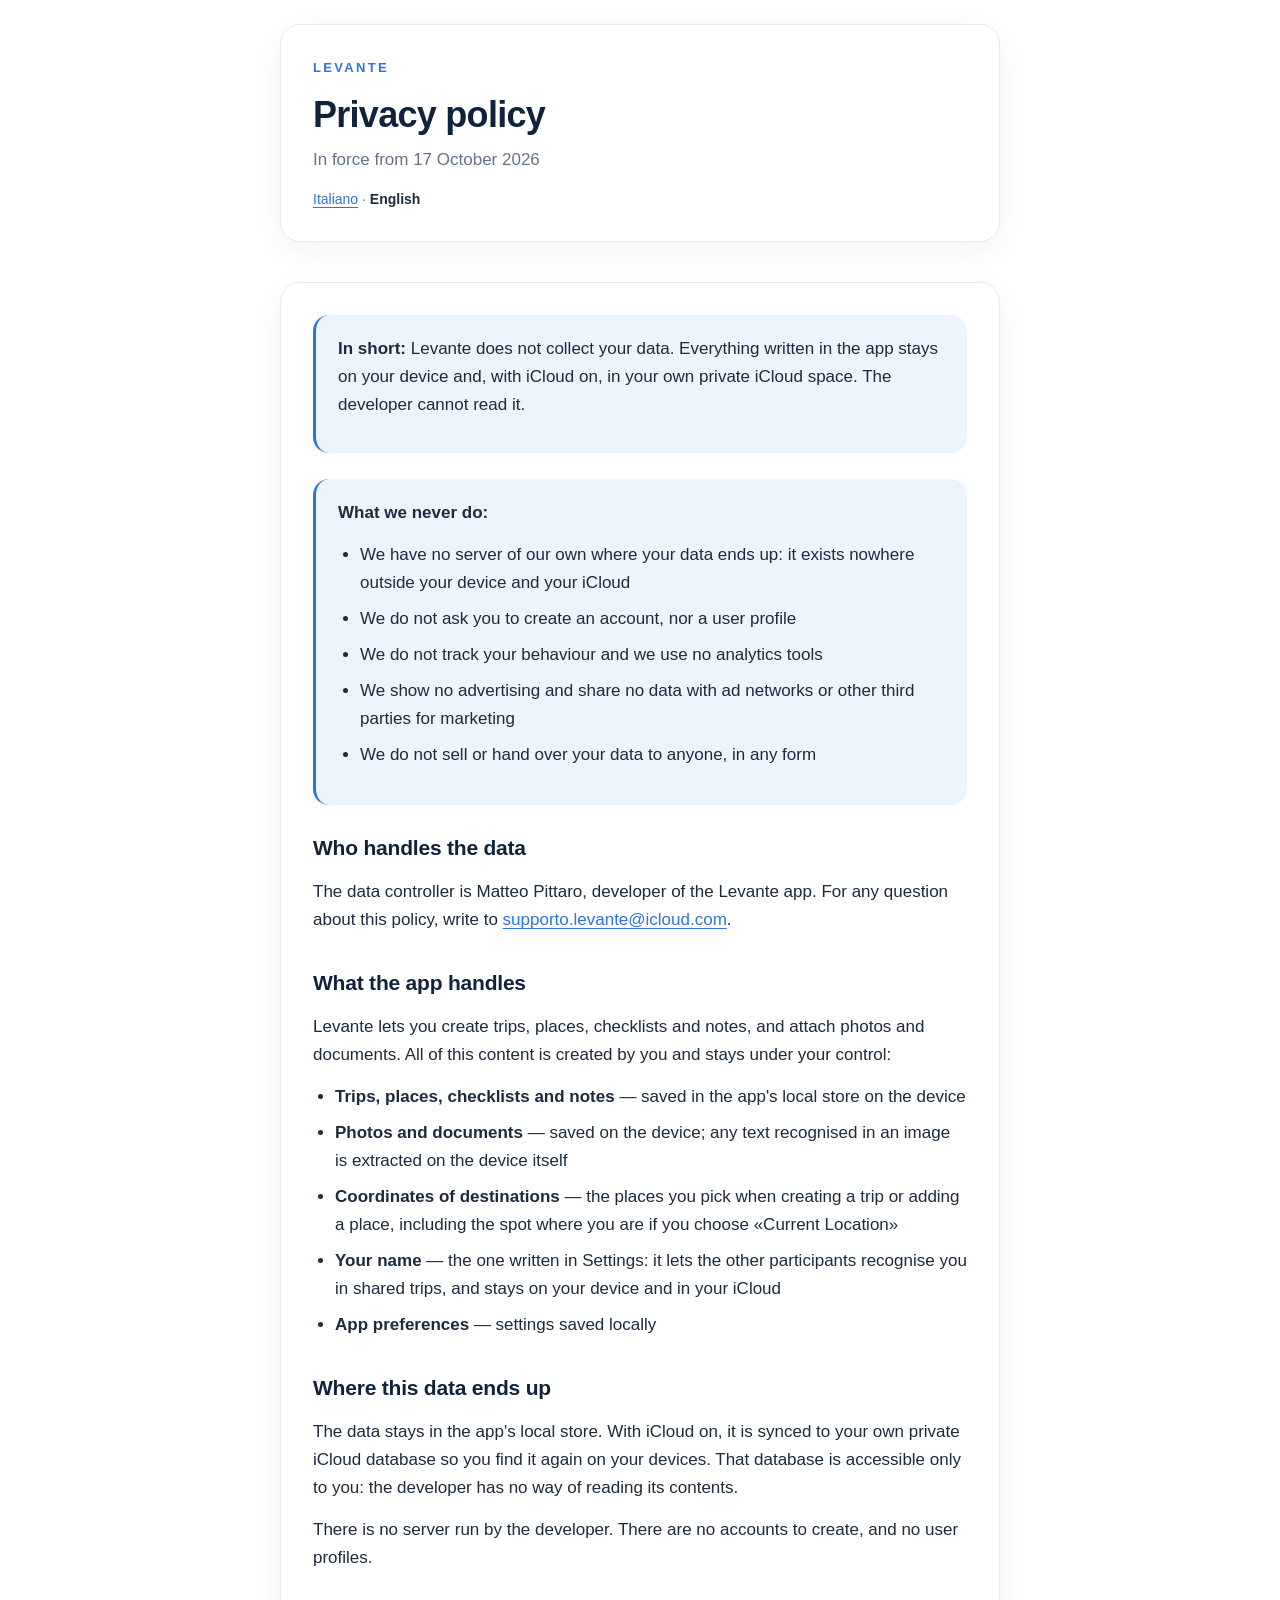
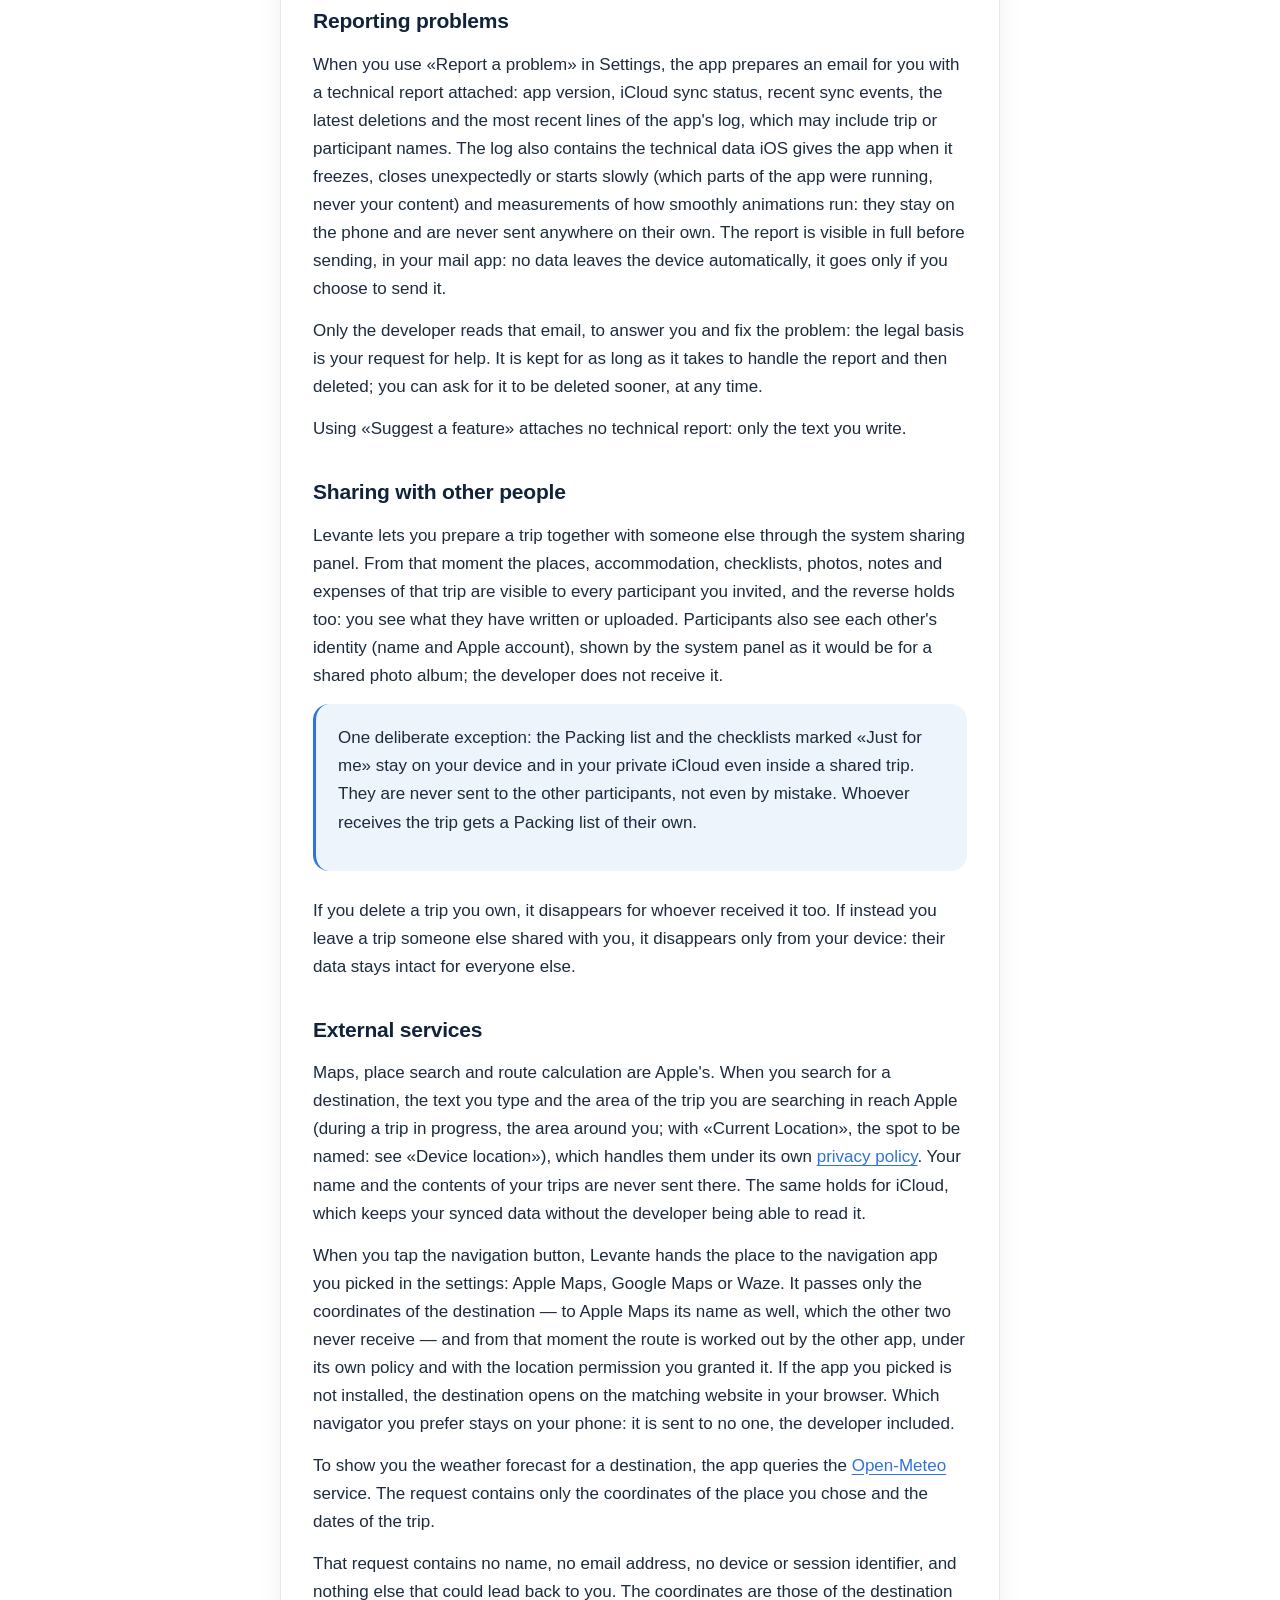
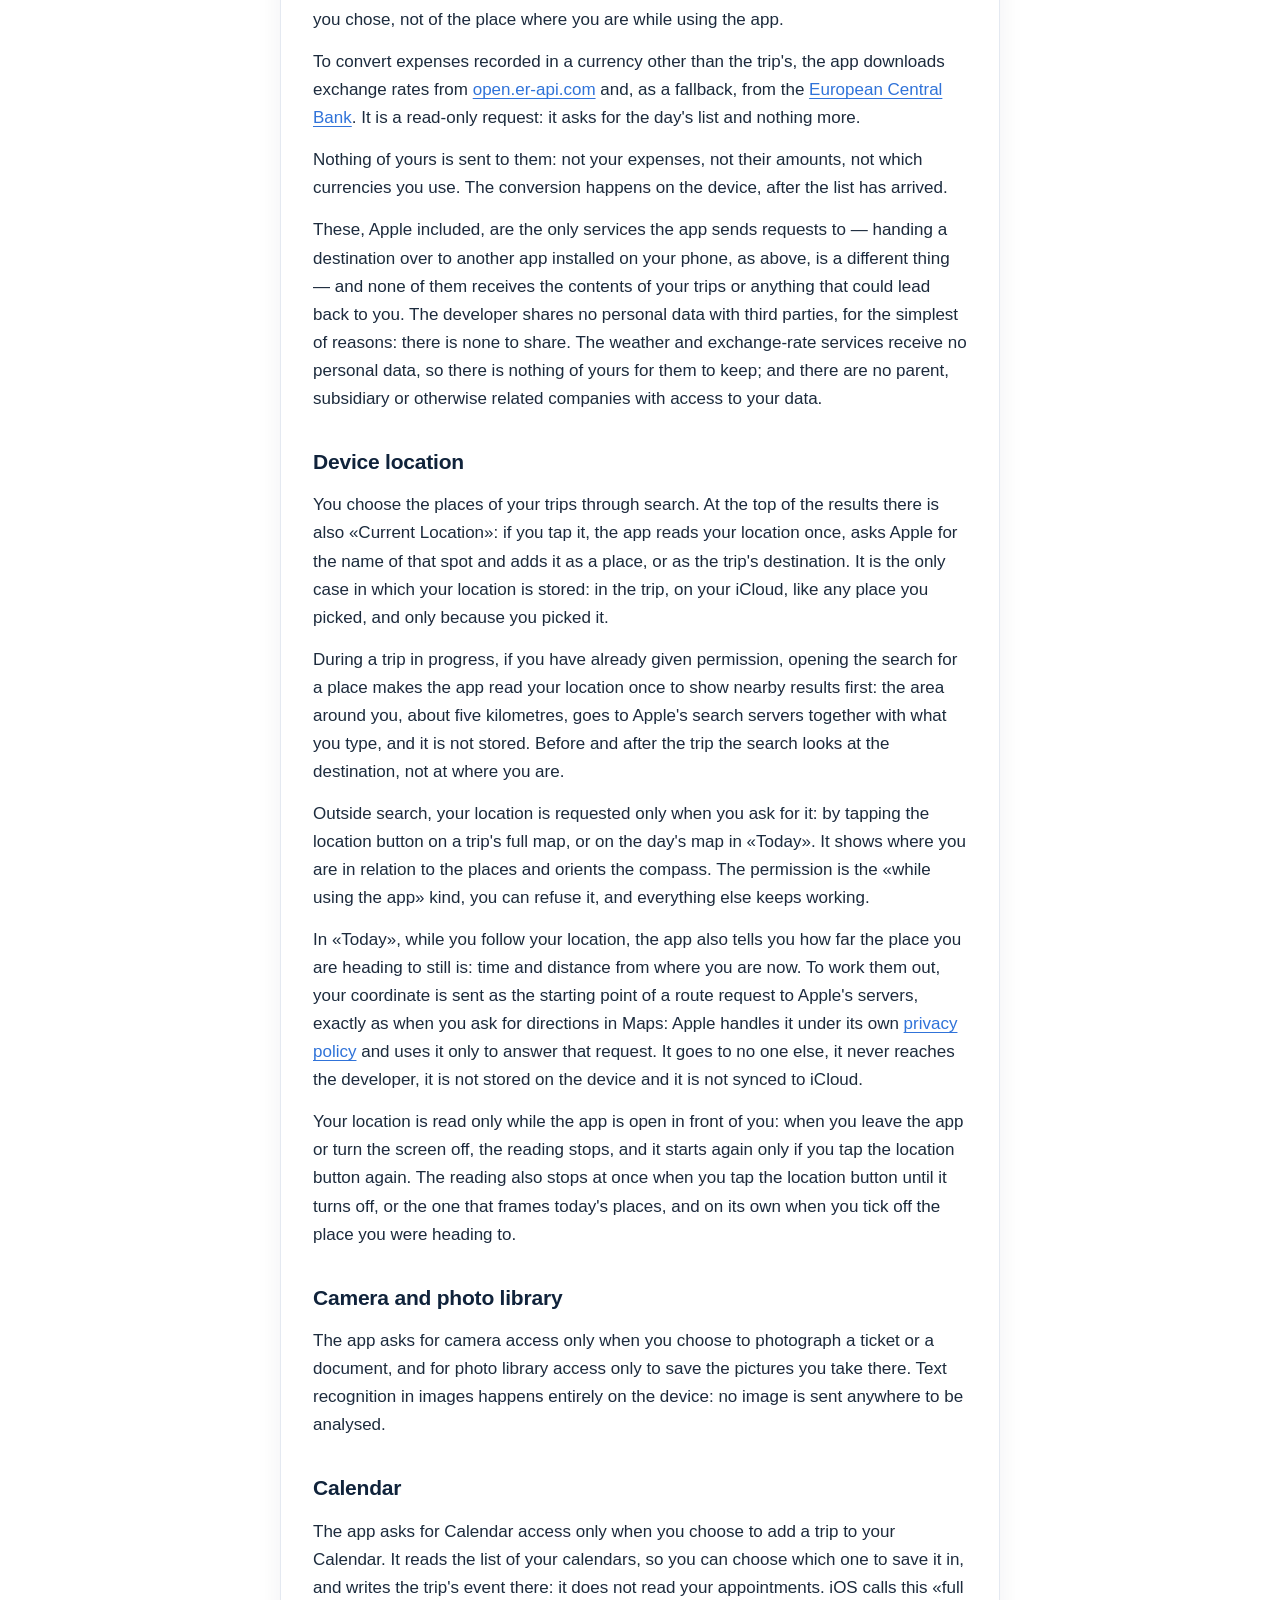
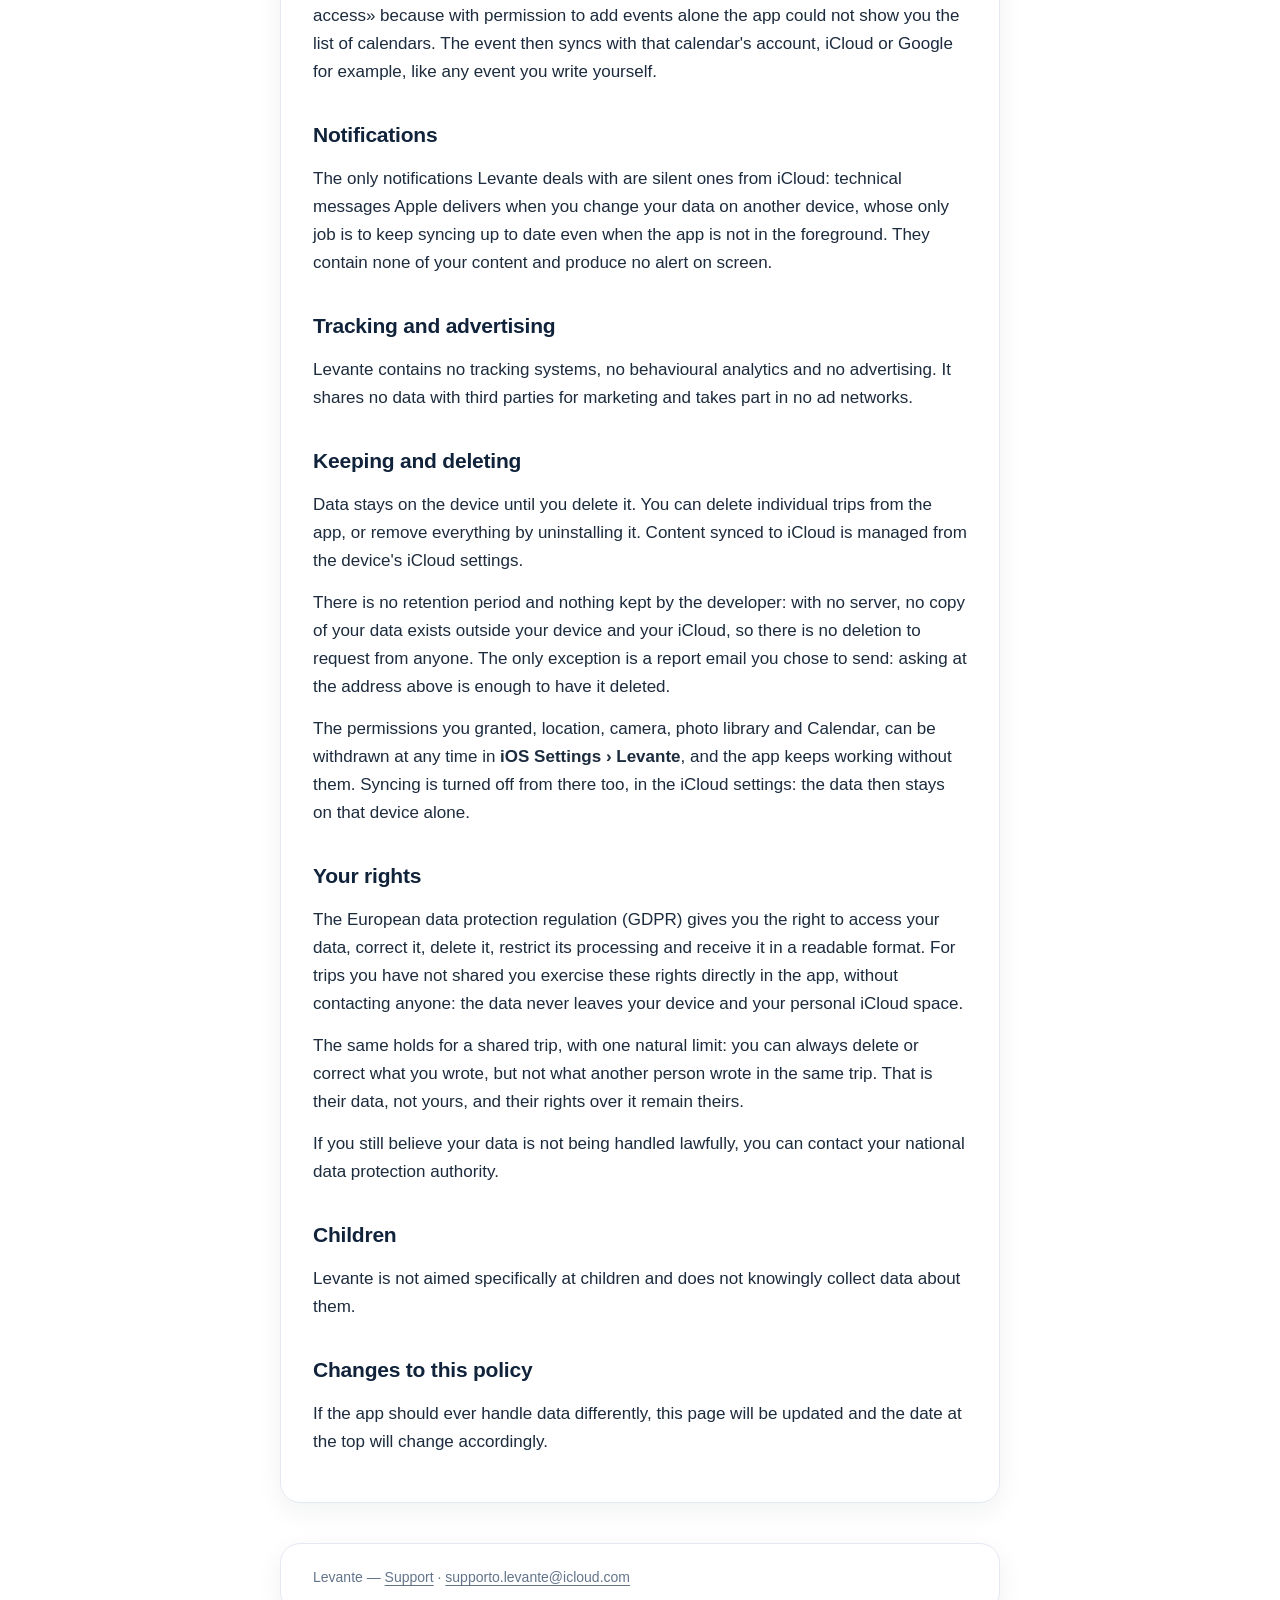
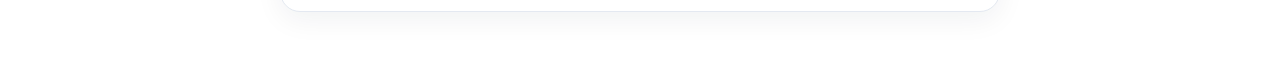
<file: en/privacy.html>
<!DOCTYPE html>
<html lang="en">
<head>
<meta charset="UTF-8">
<meta name="viewport" content="width=device-width, initial-scale=1">
<title>Privacy policy — Levante</title>
<meta name="theme-color" content="#ffffff">
<link rel="icon" href="../icona.png">
<link rel="apple-touch-icon" href="../icona.png">
<link rel="stylesheet" href="../stile.css">
</head>
<body>

<header class="vetro wrap">
  <div>
    <span class="app">Levante</span>
    <h1>Privacy policy</h1>
    <p>In force from 17 October 2026</p>
    <p class="lingue"><a href="../privacy.html">Italiano</a> · <strong>English</strong></p>
  </div>
</header>

<main class="vetro wrap">

  <div class="rilievo">
    <p><strong>In short:</strong> Levante does not collect your data. Everything written in the app stays on your device and, with iCloud on, in your own private iCloud space. The developer cannot read it.</p>
  </div>

  <div class="rilievo">
    <p><strong>What we never do:</strong></p>
    <ul>
      <li>We have no server of our own where your data ends up: it exists nowhere outside your device and your iCloud</li>
      <li>We do not ask you to create an account, nor a user profile</li>
      <li>We do not track your behaviour and we use no analytics tools</li>
      <li>We show no advertising and share no data with ad networks or other third parties for marketing</li>
      <li>We do not sell or hand over your data to anyone, in any form</li>
    </ul>
  </div>

  <h2>Who handles the data</h2>
  <p>The data controller is Matteo Pittaro, developer of the Levante app. For any question about this policy, write to <a href="mailto:supporto.levante@icloud.com">supporto.levante@icloud.com</a>.</p>

  <h2>What the app handles</h2>
  <p>Levante lets you create trips, places, checklists and notes, and attach photos and documents. All of this content is created by you and stays under your control:</p>
  <ul>
    <li><strong>Trips, places, checklists and notes</strong> — saved in the app's local store on the device</li>
    <li><strong>Photos and documents</strong> — saved on the device; any text recognised in an image is extracted on the device itself</li>
    <li><strong>Coordinates of destinations</strong> — the places you pick when creating a trip or adding a place, including the spot where you are if you choose «Current Location»</li>
    <li><strong>Your name</strong> — the one written in Settings: it lets the other participants recognise you in shared trips, and stays on your device and in your iCloud</li>
    <li><strong>App preferences</strong> — settings saved locally</li>
  </ul>

  <h2>Where this data ends up</h2>
  <p>The data stays in the app's local store. With iCloud on, it is synced to your own private iCloud database so you find it again on your devices. That database is accessible only to you: the developer has no way of reading its contents.</p>
  <p>There is no server run by the developer. There are no accounts to create, and no user profiles.</p>

  <h2>Reporting problems</h2>
  <p>When you use «Report a problem» in Settings, the app prepares an email for you with a technical report attached: app version, iCloud sync status, recent sync events, the latest deletions and the most recent lines of the app's log, which may include trip or participant names. The log also contains the technical data iOS gives the app when it freezes, closes unexpectedly or starts slowly (which parts of the app were running, never your content) and measurements of how smoothly animations run: they stay on the phone and are never sent anywhere on their own. The report is visible in full before sending, in your mail app: no data leaves the device automatically, it goes only if you choose to send it.</p>
  <p>Only the developer reads that email, to answer you and fix the problem: the legal basis is your request for help. It is kept for as long as it takes to handle the report and then deleted; you can ask for it to be deleted sooner, at any time.</p>
  <p>Using «Suggest a feature» attaches no technical report: only the text you write.</p>

  <h2>Sharing with other people</h2>
  <p>Levante lets you prepare a trip together with someone else through the system sharing panel. From that moment the places, accommodation, checklists, photos, notes and expenses of that trip are visible to every participant you invited, and the reverse holds too: you see what they have written or uploaded. Participants also see each other's identity (name and Apple account), shown by the system panel as it would be for a shared photo album; the developer does not receive it.</p>

  <div class="rilievo">
    <p>One deliberate exception: the Packing list and the checklists marked «Just for me» stay on your device and in your private iCloud even inside a shared trip. They are never sent to the other participants, not even by mistake. Whoever receives the trip gets a Packing list of their own.</p>
  </div>

  <p>If you delete a trip you own, it disappears for whoever received it too. If instead you leave a trip someone else shared with you, it disappears only from your device: their data stays intact for everyone else.</p>

  <h2>External services</h2>
  <p>Maps, place search and route calculation are Apple's. When you search for a destination, the text you type and the area of the trip you are searching in reach Apple (during a trip in progress, the area around you; with «Current Location», the spot to be named: see «Device location»), which handles them under its own <a href="https://www.apple.com/legal/privacy/" rel="noopener">privacy policy</a>. Your name and the contents of your trips are never sent there. The same holds for iCloud, which keeps your synced data without the developer being able to read it.</p>

  <p>When you tap the navigation button, Levante hands the place to the navigation app you picked in the settings: Apple Maps, Google Maps or Waze. It passes only the coordinates of the destination — to Apple Maps its name as well, which the other two never receive — and from that moment the route is worked out by the other app, under its own policy and with the location permission you granted it. If the app you picked is not installed, the destination opens on the matching website in your browser. Which navigator you prefer stays on your phone: it is sent to no one, the developer included.</p>

  <p>To show you the weather forecast for a destination, the app queries the <a href="https://open-meteo.com/" rel="noopener">Open-Meteo</a> service. The request contains only the coordinates of the place you chose and the dates of the trip.</p>
  <p>That request contains no name, no email address, no device or session identifier, and nothing else that could lead back to you. The coordinates are those of the destination you chose, not of the place where you are while using the app.</p>
  <p>To convert expenses recorded in a currency other than the trip's, the app downloads exchange rates from <a href="https://www.exchangerate-api.com/" rel="noopener">open.er-api.com</a> and, as a fallback, from the <a href="https://www.ecb.europa.eu/" rel="noopener">European Central Bank</a>. It is a read-only request: it asks for the day's list and nothing more.</p>
  <p>Nothing of yours is sent to them: not your expenses, not their amounts, not which currencies you use. The conversion happens on the device, after the list has arrived.</p>

  <p>These, Apple included, are the only services the app sends requests to — handing a destination over to another app installed on your phone, as above, is a different thing — and none of them receives the contents of your trips or anything that could lead back to you. The developer shares no personal data with third parties, for the simplest of reasons: there is none to share. The weather and exchange-rate services receive no personal data, so there is nothing of yours for them to keep; and there are no parent, subsidiary or otherwise related companies with access to your data.</p>

  <h2>Device location</h2>
  <p>You choose the places of your trips through search. At the top of the results there is also «Current Location»: if you tap it, the app reads your location once, asks Apple for the name of that spot and adds it as a place, or as the trip's destination. It is the only case in which your location is stored: in the trip, on your iCloud, like any place you picked, and only because you picked it.</p>
  <p>During a trip in progress, if you have already given permission, opening the search for a place makes the app read your location once to show nearby results first: the area around you, about five kilometres, goes to Apple's search servers together with what you type, and it is not stored. Before and after the trip the search looks at the destination, not at where you are.</p>
  <p>Outside search, your location is requested only when you ask for it: by tapping the location button on a trip's full map, or on the day's map in «Today». It shows where you are in relation to the places and orients the compass. The permission is the «while using the app» kind, you can refuse it, and everything else keeps working.</p>
  <p>In «Today», while you follow your location, the app also tells you how far the place you are heading to still is: time and distance from where you are now. To work them out, your coordinate is sent as the starting point of a route request to Apple's servers, exactly as when you ask for directions in Maps: Apple handles it under its own <a href="https://www.apple.com/legal/privacy/" rel="noopener">privacy policy</a> and uses it only to answer that request. It goes to no one else, it never reaches the developer, it is not stored on the device and it is not synced to iCloud.</p>
  <p>Your location is read only while the app is open in front of you: when you leave the app or turn the screen off, the reading stops, and it starts again only if you tap the location button again. The reading also stops at once when you tap the location button until it turns off, or the one that frames today's places, and on its own when you tick off the place you were heading to.</p>

  <h2>Camera and photo library</h2>
  <p>The app asks for camera access only when you choose to photograph a ticket or a document, and for photo library access only to save the pictures you take there. Text recognition in images happens entirely on the device: no image is sent anywhere to be analysed.</p>

  <h2>Calendar</h2>
  <p>The app asks for Calendar access only when you choose to add a trip to your Calendar. It reads the list of your calendars, so you can choose which one to save it in, and writes the trip's event there: it does not read your appointments. iOS calls this «full access» because with permission to add events alone the app could not show you the list of calendars. The event then syncs with that calendar's account, iCloud or Google for example, like any event you write yourself.</p>

  <h2>Notifications</h2>
  <p>The only notifications Levante deals with are silent ones from iCloud: technical messages Apple delivers when you change your data on another device, whose only job is to keep syncing up to date even when the app is not in the foreground. They contain none of your content and produce no alert on screen.</p>

  <h2>Tracking and advertising</h2>
  <p>Levante contains no tracking systems, no behavioural analytics and no advertising. It shares no data with third parties for marketing and takes part in no ad networks.</p>

  <h2>Keeping and deleting</h2>
  <p>Data stays on the device until you delete it. You can delete individual trips from the app, or remove everything by uninstalling it. Content synced to iCloud is managed from the device's iCloud settings.</p>
  <p>There is no retention period and nothing kept by the developer: with no server, no copy of your data exists outside your device and your iCloud, so there is no deletion to request from anyone. The only exception is a report email you chose to send: asking at the address above is enough to have it deleted.</p>
  <p>The permissions you granted, location, camera, photo library and Calendar, can be withdrawn at any time in <strong>iOS Settings &rsaquo; Levante</strong>, and the app keeps working without them. Syncing is turned off from there too, in the iCloud settings: the data then stays on that device alone.</p>

  <h2>Your rights</h2>
  <p>The European data protection regulation (GDPR) gives you the right to access your data, correct it, delete it, restrict its processing and receive it in a readable format. For trips you have not shared you exercise these rights directly in the app, without contacting anyone: the data never leaves your device and your personal iCloud space.</p>
  <p>The same holds for a shared trip, with one natural limit: you can always delete or correct what you wrote, but not what another person wrote in the same trip. That is their data, not yours, and their rights over it remain theirs.</p>
  <p>If you still believe your data is not being handled lawfully, you can contact your national data protection authority.</p>

  <h2>Children</h2>
  <p>Levante is not aimed specifically at children and does not knowingly collect data about them.</p>

  <h2>Changes to this policy</h2>
  <p>If the app should ever handle data differently, this page will be updated and the date at the top will change accordingly.</p>

</main>

<footer class="vetro wrap">
  <p>Levante — <a href="support.html">Support</a> · <a href="mailto:supporto.levante@icloud.com">supporto.levante@icloud.com</a></p>
</footer>

</body>
</html>
</file>
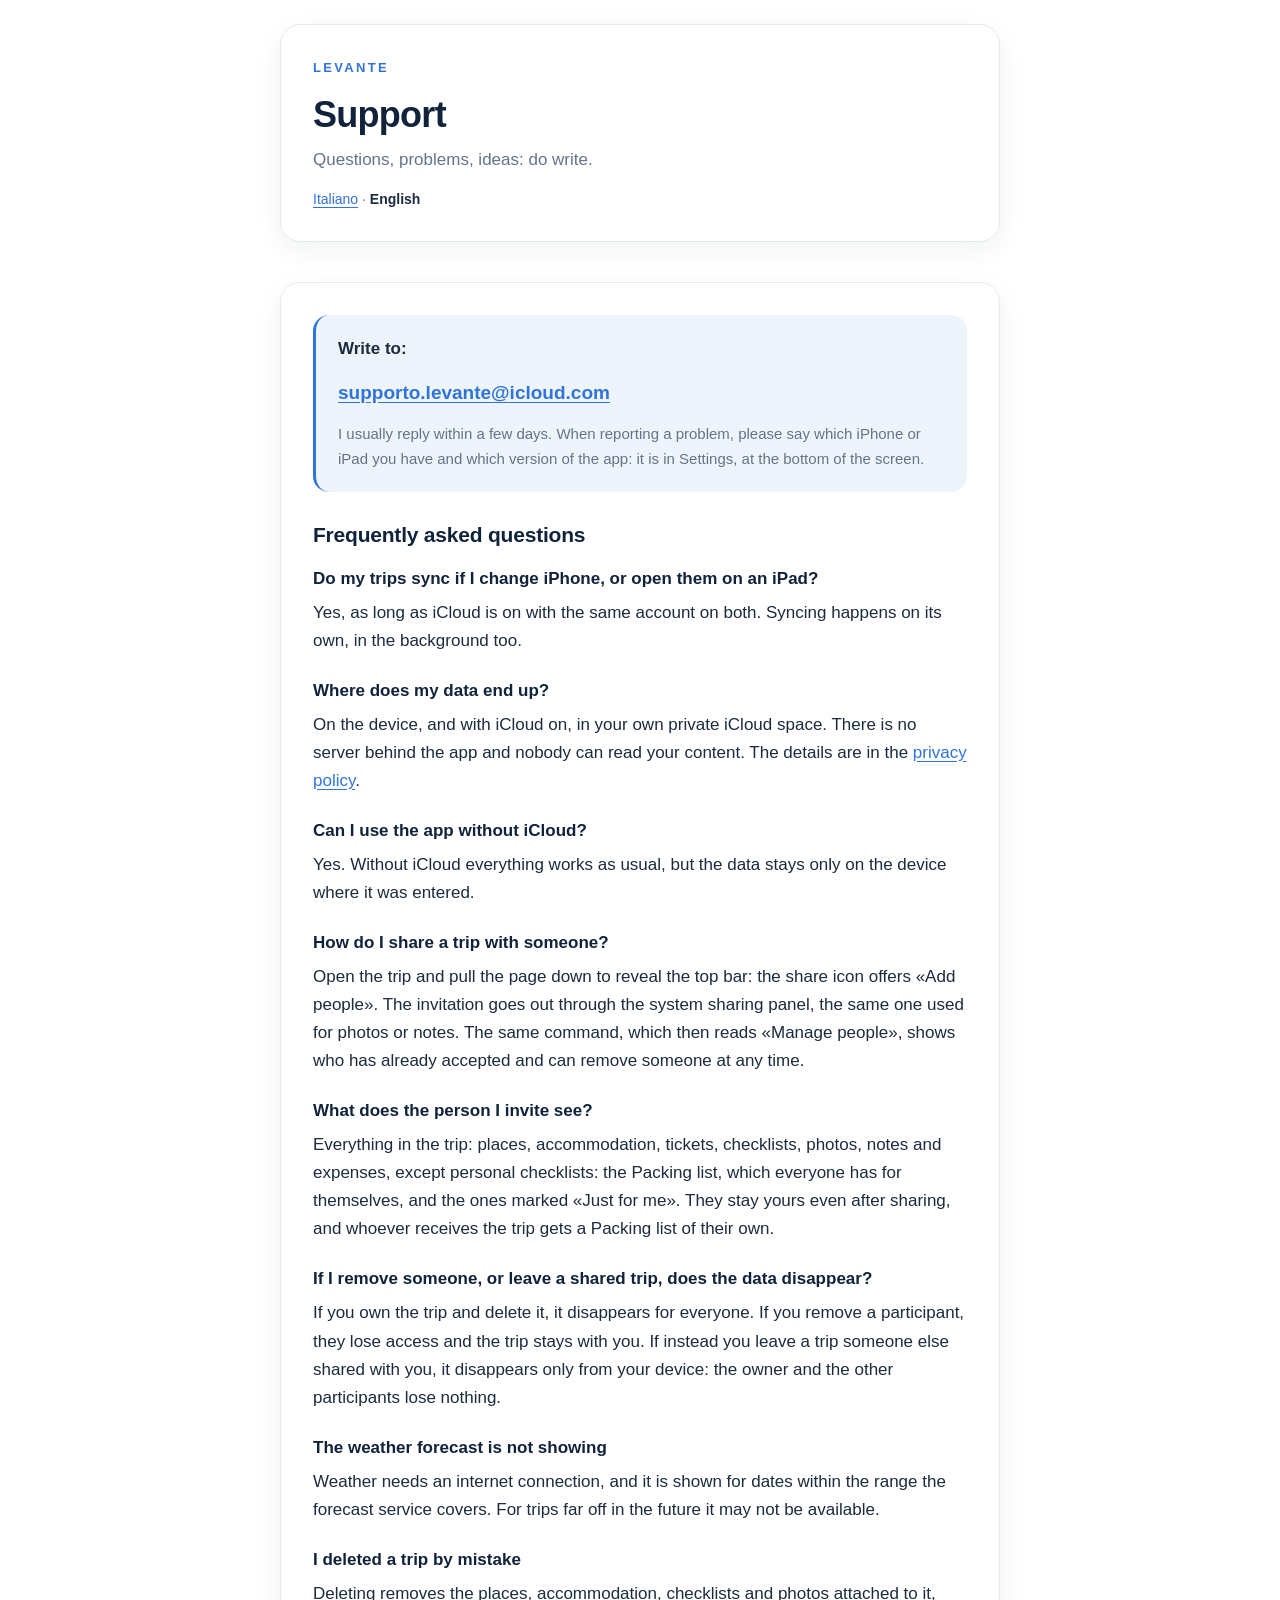
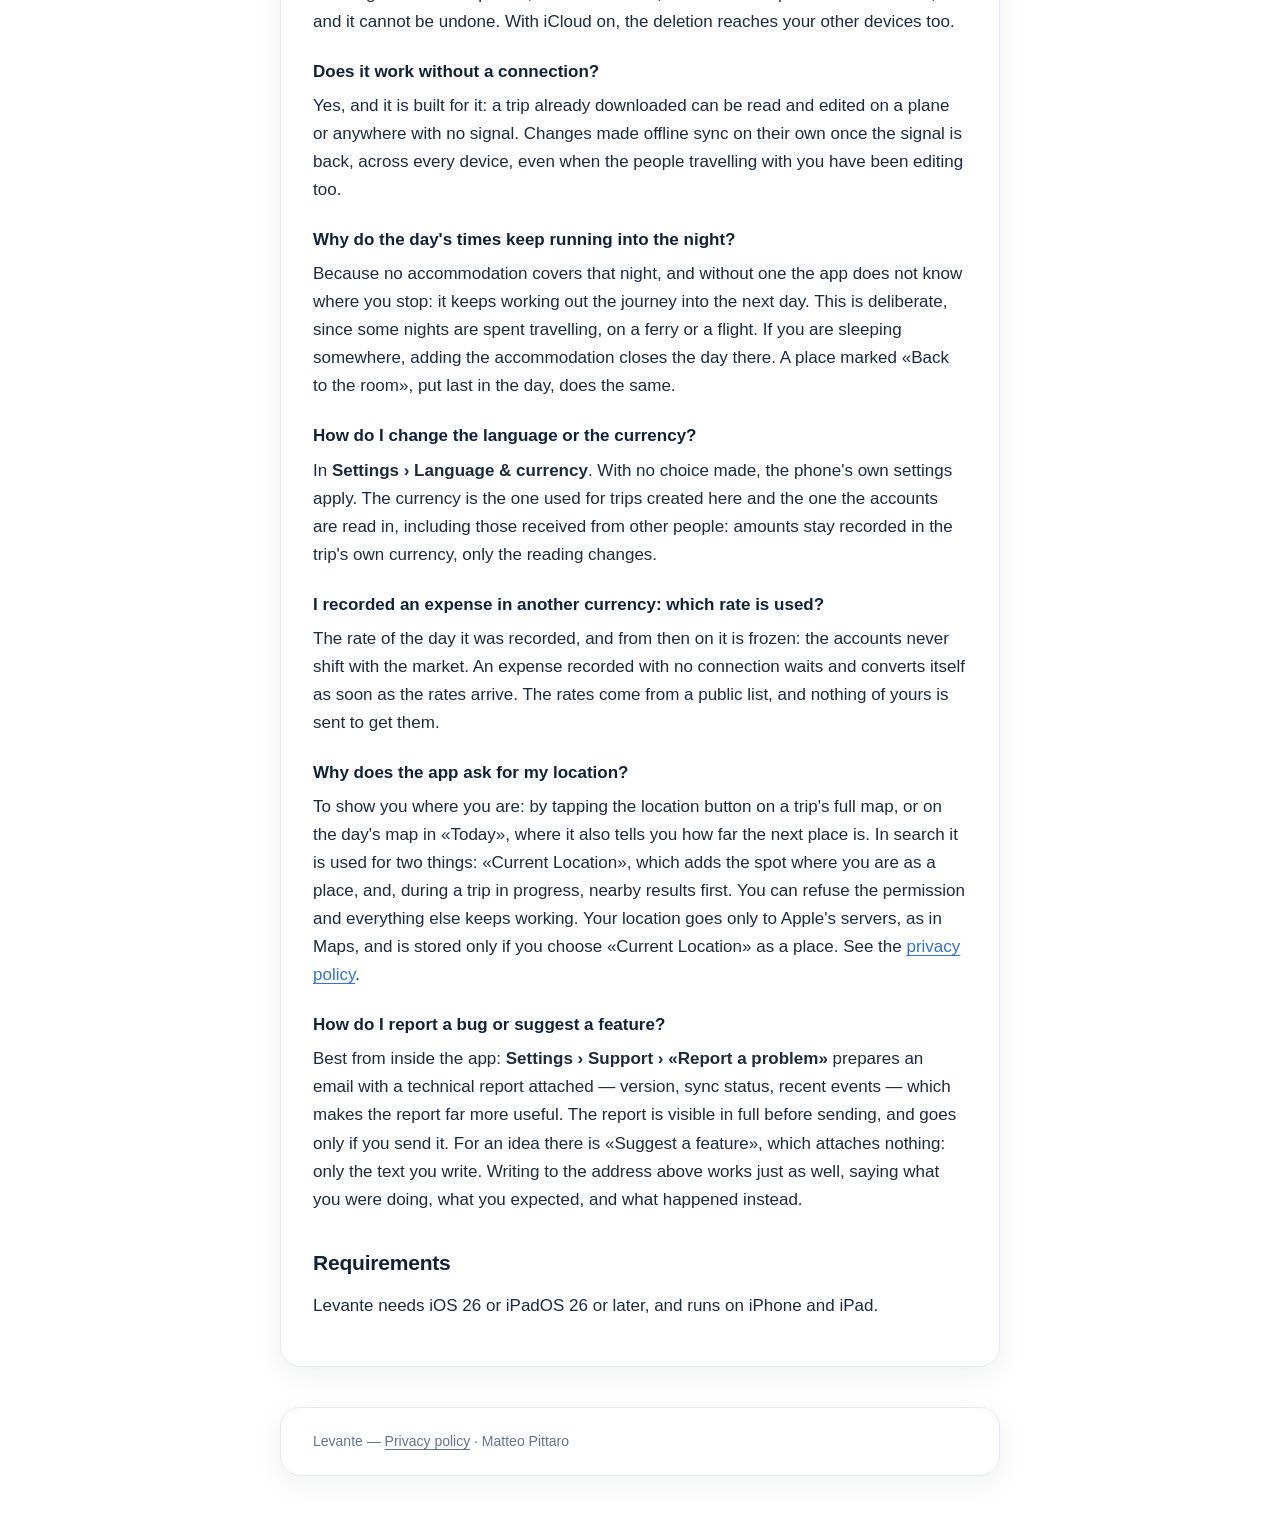
<file: en/support.html>
<!DOCTYPE html>
<html lang="en">
<head>
<meta charset="UTF-8">
<meta name="viewport" content="width=device-width, initial-scale=1">
<title>Support — Levante</title>
<meta name="theme-color" content="#ffffff">
<link rel="icon" href="../icona.png">
<link rel="apple-touch-icon" href="../icona.png">
<link rel="stylesheet" href="../stile.css">
</head>
<body>

<header class="vetro wrap">
  <div>
    <span class="app">Levante</span>
    <h1>Support</h1>
    <p>Questions, problems, ideas: do write.</p>
    <p class="lingue"><a href="../supporto.html">Italiano</a> · <strong>English</strong></p>
  </div>
</header>

<main class="vetro wrap">

  <div class="contatto">
    <p><strong>Write to:</strong></p>
    <p><a class="mail" href="mailto:supporto.levante@icloud.com">supporto.levante@icloud.com</a></p>
    <p style="color:var(--tenue); font-size:15px;">I usually reply within a few days. When reporting a problem, please say which iPhone or iPad you have and which version of the app: it is in Settings, at the bottom of the screen.</p>
  </div>

  <h2>Frequently asked questions</h2>

  <div class="faq">
    <h3>Do my trips sync if I change iPhone, or open them on an iPad?</h3>
    <p>Yes, as long as iCloud is on with the same account on both. Syncing happens on its own, in the background too.</p>

    <h3>Where does my data end up?</h3>
    <p>On the device, and with iCloud on, in your own private iCloud space. There is no server behind the app and nobody can read your content. The details are in the <a href="privacy.html">privacy policy</a>.</p>

    <h3>Can I use the app without iCloud?</h3>
    <p>Yes. Without iCloud everything works as usual, but the data stays only on the device where it was entered.</p>

    <h3>How do I share a trip with someone?</h3>
    <p>Open the trip and pull the page down to reveal the top bar: the share icon offers «Add people». The invitation goes out through the system sharing panel, the same one used for photos or notes. The same command, which then reads «Manage people», shows who has already accepted and can remove someone at any time.</p>

    <h3>What does the person I invite see?</h3>
    <p>Everything in the trip: places, accommodation, tickets, checklists, photos, notes and expenses, except personal checklists: the Packing list, which everyone has for themselves, and the ones marked «Just for me». They stay yours even after sharing, and whoever receives the trip gets a Packing list of their own.</p>

    <h3>If I remove someone, or leave a shared trip, does the data disappear?</h3>
    <p>If you own the trip and delete it, it disappears for everyone. If you remove a participant, they lose access and the trip stays with you. If instead you leave a trip someone else shared with you, it disappears only from your device: the owner and the other participants lose nothing.</p>

    <h3>The weather forecast is not showing</h3>
    <p>Weather needs an internet connection, and it is shown for dates within the range the forecast service covers. For trips far off in the future it may not be available.</p>

    <h3>I deleted a trip by mistake</h3>
    <p>Deleting removes the places, accommodation, checklists and photos attached to it, and it cannot be undone. With iCloud on, the deletion reaches your other devices too.</p>

    <h3>Does it work without a connection?</h3>
    <p>Yes, and it is built for it: a trip already downloaded can be read and edited on a plane or anywhere with no signal. Changes made offline sync on their own once the signal is back, across every device, even when the people travelling with you have been editing too.</p>

    <h3>Why do the day's times keep running into the night?</h3>
    <p>Because no accommodation covers that night, and without one the app does not know where you stop: it keeps working out the journey into the next day. This is deliberate, since some nights are spent travelling, on a ferry or a flight. If you are sleeping somewhere, adding the accommodation closes the day there. A place marked «Back to the room», put last in the day, does the same.</p>

    <h3>How do I change the language or the currency?</h3>
    <p>In <strong>Settings › Language &amp; currency</strong>. With no choice made, the phone's own settings apply. The currency is the one used for trips created here and the one the accounts are read in, including those received from other people: amounts stay recorded in the trip's own currency, only the reading changes.</p>

    <h3>I recorded an expense in another currency: which rate is used?</h3>
    <p>The rate of the day it was recorded, and from then on it is frozen: the accounts never shift with the market. An expense recorded with no connection waits and converts itself as soon as the rates arrive. The rates come from a public list, and nothing of yours is sent to get them.</p>

    <h3>Why does the app ask for my location?</h3>
    <p>To show you where you are: by tapping the location button on a trip's full map, or on the day's map in «Today», where it also tells you how far the next place is. In search it is used for two things: «Current Location», which adds the spot where you are as a place, and, during a trip in progress, nearby results first. You can refuse the permission and everything else keeps working. Your location goes only to Apple's servers, as in Maps, and is stored only if you choose «Current Location» as a place. See the <a href="privacy.html">privacy policy</a>.</p>

    <h3>How do I report a bug or suggest a feature?</h3>
    <p>Best from inside the app: <strong>Settings › Support › «Report a problem»</strong> prepares an email with a technical report attached — version, sync status, recent events — which makes the report far more useful. The report is visible in full before sending, and goes only if you send it. For an idea there is «Suggest a feature», which attaches nothing: only the text you write. Writing to the address above works just as well, saying what you were doing, what you expected, and what happened instead.</p>
  </div>

  <h2>Requirements</h2>
  <p>Levante needs iOS 26 or iPadOS 26 or later, and runs on iPhone and iPad.</p>

</main>

<footer class="vetro wrap">
  <p>Levante — <a href="privacy.html">Privacy policy</a> · Matteo Pittaro</p>
</footer>

</body>
</html>
</file>
<file: stile.css>
/*
   Stile condiviso delle tre pagine di Levante.

   Prima ogni pagina portava il proprio blocco <style>, con la stessa palette
   ricopiata tre volte: bastava correggere un colore in una sola per farle
   divergere. Qui sta in un posto solo.

   Pagina bianca, non vetro — 24/08/2026, richiesta del committente: il vetro
   dell'app (con le macchie di colore sfocate dietro, necessarie perché
   `backdrop-filter` da solo su un fondo piatto non fa nulla) qui distraeva da
   testi che sono soprattutto legali/di supporto, fatti per essere letti in
   fretta e con contrasto alto, non ammirati. Restano i riquadri (bordo,
   ombra morbida, raggio) — è la superficie a essere opaca invece che
   traslucida, non la struttura a sparire. Un tentativo di togliere anche i
   riquadri, lo stesso giorno, è stato scartato ("è brutta"): più spazio fra
   intestazione e contenuto bastava, non serviva cambiare tutto.
*/

:root {
  /* Stessi blu e turchese delle categorie predefinite dell'app. */
  --mare: #3073d9;
  --profondo: #10233b;
  --alba: #e8a33d;
  --testo: #1c2b3d;
  --tenue: #63748a;
  --fondo: #ffffff;
  --vetro: #ffffff;
  --vetro-bordo: #e4e9f1;
  --raggio: 20px;
}

* { box-sizing: border-box; }

body {
  margin: 0;
  min-height: 100vh;
  background: var(--fondo);
  color: var(--testo);
  font: 400 17px/1.65 -apple-system, BlinkMacSystemFont, "Segoe UI", Roboto, sans-serif;
  -webkit-font-smoothing: antialiased;
}

.wrap { max-width: 720px; margin: 0 auto; padding: 0 20px; }

/* La superficie delle sezioni: bianca e opaca, non più vetro. */
.vetro {
  background: var(--vetro);
  border: 1px solid var(--vetro-bordo);
  border-radius: var(--raggio);
  box-shadow: 0 8px 28px rgba(16, 35, 59, 0.06);
}

/* `header.wrap`, non `header`: le sezioni hanno anche la classe `.wrap`, che come classe pesa
   più di un elemento e ne azzerava spazi interni e margini verticali (3/10/2026). */
header.wrap {
  margin: 24px auto 40px;
  padding: 28px 32px 30px;
}
header .app {
  display: inline-block;
  margin-bottom: 16px;
  font-size: 13px;
  letter-spacing: 0.18em;
  text-transform: uppercase;
  color: var(--mare);
  font-weight: 700;
}
header h1 {
  margin: 0 0 10px;
  font-size: 36px;
  line-height: 1.15;
  font-weight: 700;
  letter-spacing: -0.02em;
  color: var(--profondo);
}
header p { margin: 0; color: var(--tenue); }

main.wrap { margin: 0 auto 40px; padding: 32px; }

h2 {
  margin: 32px 0 12px;
  font-size: 21px;
  font-weight: 700;
  letter-spacing: -0.01em;
  color: var(--profondo);
}
h2:first-of-type { margin-top: 0; }
h3 { margin: 22px 0 6px; font-size: 17px; font-weight: 650; color: var(--profondo); }
p { margin: 0 0 14px; }
ul { margin: 0 0 16px; padding-left: 22px; }
li { margin-bottom: 8px; }

a { color: var(--mare); text-underline-offset: 3px; }
a:focus-visible { outline: 2px solid var(--alba); outline-offset: 3px; border-radius: 4px; }

/* Blocchi in evidenza: il riquadro "In breve" della privacy e quello dei
   contatti nel supporto. Un secondo strato di vetro sopra il primo diventerebbe
   opaco, quindi qui si usa il colore d'accento a bassa opacità e non `.vetro`. */
.rilievo,
.contatto {
  margin: 0 0 26px;
  padding: 20px 22px;
  border-radius: 16px;
  border-left: 3px solid var(--mare);
  background: rgba(48, 115, 217, 0.08);
}
.contatto p:last-child { margin-bottom: 0; }
.mail { font-size: 19px; font-weight: 600; }

.faq h3:first-child { margin-top: 0; }

.link-elenco { list-style: none; margin: 0; padding: 0; }
.link-elenco li { margin-bottom: 12px; }
.link-elenco a {
  display: block;
  padding: 18px 22px;
  border-radius: 16px;
  border-left: 3px solid var(--alba);
  background: rgba(255, 255, 255, 0.5);
  text-decoration: none;
  color: var(--profondo);
  font-weight: 650;
  transition: background 0.2s ease;
}
.link-elenco a:hover { background: rgba(255, 255, 255, 0.8); }
.link-elenco span {
  display: block;
  margin-top: 4px;
  font-weight: 400;
  font-size: 15px;
  color: var(--tenue);
}

footer.wrap {
  margin: 0 auto 48px;
  padding: 22px 32px;
  font-size: 14px;
  color: var(--tenue);
}
footer p { margin: 0; }
footer a { color: var(--tenue); }

@media (max-width: 560px) {
  body { font-size: 16px; }
  header.wrap { margin-top: 24px; padding: 30px 22px 26px; }
  header h1 { font-size: 29px; }
  main.wrap { padding: 24px 22px; }
  .wrap { padding: 0 14px; }
}

/* Il selettore di lingua, sotto l'intestazione — 17/09/2026: due parole e non una bandiera, che
   direbbe il paese invece della lingua (e l'inglese non è di un paese solo). */
.lingue {
  margin-top: 14px;
  font-size: 14px;
  color: var(--tenue);
}
.lingue strong { color: var(--testo); }
</file>
